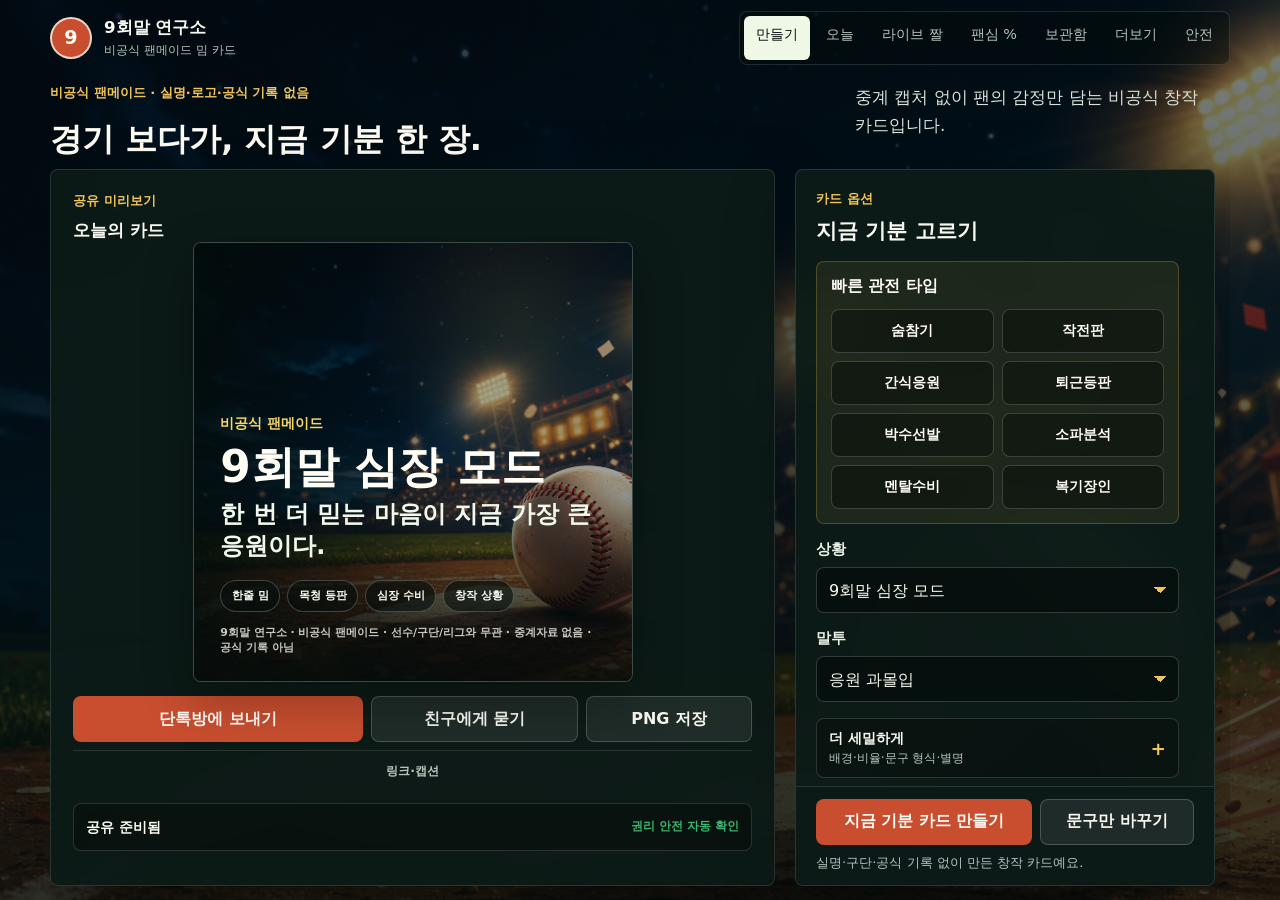
<file: index.html>
<!doctype html>
<html lang="ko">
  <head>
    <meta charset="utf-8" />
    <meta name="viewport" content="width=device-width, initial-scale=1" />
    <meta
      name="description"
      content="9회말 연구소는 실존 선수, 구단, 공식 기록 없이 야구 팬의 상황과 감정을 밈 카드로 만드는 비공식 팬메이드 서비스입니다."
    />
    <meta name="theme-color" content="#081210" />
    <meta name="referrer" content="strict-origin-when-cross-origin" />
    <meta name="apple-mobile-web-app-capable" content="yes" />
    <meta name="apple-mobile-web-app-title" content="9회말 연구소" />
    <meta property="og:url" content="https://ninth-lab.kji940428.chatgpt.site/" />
    <title>9회말 연구소</title>
    <link rel="canonical" href="https://ninth-lab.kji940428.chatgpt.site/" />
    <link rel="manifest" href="manifest.webmanifest" />
    <link rel="icon" href="assets/app-icon.svg" type="image/svg+xml" />
    <script src="time-scene.js?v=49"></script>
    <link rel="stylesheet" href="styles.css?v=49" />
  </head>
  <body>
    <div class="page-shell">
      <header class="topbar" aria-label="서비스 소개">
        <a class="brand" href="#generator" data-view-target="generator" aria-label="9회말 연구소 홈">
          <span class="brand-mark" aria-hidden="true">9</span>
          <span>
            <strong>9회말 연구소</strong>
            <small>비공식 팬메이드 밈 카드</small>
          </span>
        </a>
        <nav class="nav-links" aria-label="주요 메뉴">
          <a href="#generator" data-view-target="generator">만들기</a>
          <a href="#today" data-view-target="today">오늘</a>
          <a href="#live-jjal" data-view-target="live-jjal">라이브 짤</a>
          <a href="#reaction-pulse" data-view-target="reaction-pulse">팬심 %</a>
          <a href="#history" data-view-target="history">보관함</a>
          <a href="#more" data-view-target="more">더보기</a>
          <a href="#rules" data-view-target="rules">안전</a>
        </nav>
        <nav class="mobile-utility-nav" aria-label="추가 메뉴">
          <a href="#more" data-view-target="more">더보기</a>
          <a href="#rules" data-view-target="rules">안전</a>
        </nav>
      </header>

      <main>
        <section class="app-hero app-view is-active" id="generator" aria-labelledby="hero-title">
          <div class="hero-copy">
            <p class="eyebrow">비공식 팬메이드 · 실명·로고·공식 기록 없음</p>
            <h1 id="hero-title">경기 보다가, 지금 기분 한 장.</h1>
            <p>
              중계 캡처 없이 팬의 감정만 담는 비공식 창작 카드입니다.
            </p>
            <div class="mobile-entry-actions" aria-label="바로 시작">
              <button class="primary-action" id="mobileQuickCardBtn" type="button">
                지금 기분 카드 만들기
              </button>
            </div>
          </div>

          <div class="mobile-builder-tabs" role="tablist" aria-label="카드 제작 화면">
            <button
              class="is-active"
              id="mobilePreviewTab"
              type="button"
              role="tab"
              aria-selected="true"
              aria-controls="cardPreviewPanel"
              data-builder-pane="preview"
            >카드</button>
            <button
              id="mobileControlsTab"
              type="button"
              role="tab"
              aria-selected="false"
              aria-controls="cardForm"
              data-builder-pane="controls"
            >옵션</button>
          </div>

          <div class="builder" aria-label="밈 카드 생성기">
            <form class="control-panel" id="cardForm" data-builder-pane-panel="controls">
              <div class="control-scroll">
                <div class="section-heading">
                  <p>카드 옵션</p>
                  <h2>지금 기분 고르기</h2>
                </div>

                <div class="starter-panel" aria-label="빠른 관전 타입 8종">
                  <div>
                    <strong>빠른 관전 타입</strong>
                  </div>
                  <div class="fan-type-grid" id="fanTypeGrid">
                    <button type="button" data-fan-type="clutch" aria-label="숨참기형"><span aria-hidden="true">숨참기</span></button>
                    <button type="button" data-fan-type="dugout" aria-label="작전판형"><span aria-hidden="true">작전판</span></button>
                    <button type="button" data-fan-type="snack" aria-label="간식응원형"><span aria-hidden="true">간식응원</span></button>
                    <button type="button" data-fan-type="afterwork" aria-label="퇴근등판형"><span aria-hidden="true">퇴근등판</span></button>
                    <button type="button" data-fan-type="cheer" aria-label="박수선발형"><span aria-hidden="true">박수선발</span></button>
                    <button type="button" data-fan-type="sofa" aria-label="소파분석형"><span aria-hidden="true">소파분석</span></button>
                    <button type="button" data-fan-type="shield" aria-label="멘탈수비형"><span aria-hidden="true">멘탈수비</span></button>
                    <button type="button" data-fan-type="reviewer" aria-label="복기장인형"><span aria-hidden="true">복기장인</span></button>
                  </div>
                </div>

                <label class="field">
                  <span>상황</span>
                  <select id="scenario" name="scenario">
                  <optgroup label="경기 흐름">
                    <option value="pregame">시작 전 마음 예열</option>
                    <option value="chance">기회가 온 것 같은데</option>
                    <option value="crisis">마음 수비 시간</option>
                    <option value="bottom9" selected>9회말 심장 모드</option>
                    <option value="extra">연장전 멘탈 케어</option>
                    <option value="afterglow">끝난 뒤 복기 모드</option>
                  </optgroup>
                  <optgroup label="일상 야구">
                    <option value="commute">출근길 불펜진</option>
                    <option value="workday">퇴근 후 플레이볼</option>
                    <option value="solo">혼자 보는 날</option>
                    <option value="snack">응원 간식 타임</option>
                  </optgroup>
                  <optgroup label="변수와 작전">
                    <option value="rain">비 오는 날 야구 감성</option>
                    <option value="dugout">갑자기 명장 빙의</option>
                  </optgroup>
                  </select>
                </label>

                <label class="field">
                  <span>말투</span>
                  <select id="tone" name="tone">
                    <option value="hype">응원 과몰입</option>
                    <option value="deadpan">무표정 자조</option>
                    <option value="soft">다정한 멘탈 케어</option>
                    <option value="chaos">작전 없는 작전</option>
                  </select>
                </label>

                <details class="advanced-options">
                  <summary>
                    <span><strong>더 세밀하게</strong><small>배경·비율·문구 형식·별명</small></span>
                    <span aria-hidden="true">+</span>
                  </summary>
                  <div class="advanced-options-body">
                    <label class="field">
                      <span>문구 형식</span>
                      <select id="cardFormat" name="cardFormat">
                        <option value="classic">한줄 밈</option>
                        <option value="bulletin">단톡 속보</option>
                        <option value="status">상태창</option>
                        <option value="diary">관전 일지</option>
                      </select>
                    </label>

                    <div class="content-inventory" aria-label="콘텐츠 소스 현황">
                      <span>권리 안전 문구 덱</span>
                      <strong id="contentSourceCount">353개 소스</strong>
                      <button class="ghost-action small" id="surpriseMeBtn" type="button">랜덤 조합</button>
                    </div>

                    <fieldset class="field">
                <legend>공유 비율</legend>
                <div class="segmented" role="radiogroup" aria-label="공유 카드 비율">
                  <label>
                    <input type="radio" name="ratio" value="square" checked />
                    <span>정사각</span>
                  </label>
                  <label>
                    <input type="radio" name="ratio" value="story" />
                    <span>스토리</span>
                  </label>
                  <label>
                    <input type="radio" name="ratio" value="wide" />
                    <span>가로형</span>
                  </label>
                </div>
                    </fieldset>

                    <fieldset class="field background-field">
                <legend>카드 배경</legend>
                <div class="background-swatches" role="radiogroup" aria-label="카드 배경">
                  <label>
                    <input type="radio" name="background" value="stadium" checked />
                    <span class="background-swatch swatch-stadium">시간 자동</span>
                  </label>
                  <label>
                    <input type="radio" name="background" value="clay" />
                    <span class="background-swatch swatch-clay">흙먼지</span>
                  </label>
                  <label>
                    <input type="radio" name="background" value="rain" />
                    <span class="background-swatch swatch-rain">우천</span>
                  </label>
                  <label>
                    <input type="radio" name="background" value="dugout" />
                    <span class="background-swatch swatch-dugout">더그아웃</span>
                  </label>
                  <label>
                    <input type="radio" name="background" value="neon" />
                    <span class="background-swatch swatch-neon">네온</span>
                  </label>
                </div>
                    </fieldset>

                    <label class="field slider-field">
                      <span>과몰입 수치 <strong id="energyLabel">4</strong></span>
                      <input id="energy" name="energy" type="range" min="1" max="5" value="4" />
                    </label>

                    <label class="field">
                      <span>내 별명 <small>선택, 실명·구단명 제외</small></span>
                      <input
                        id="nickname"
                        name="nickname"
                        maxlength="12"
                        autocomplete="off"
                        placeholder="예: 응원석 3열"
                      />
                    </label>
                  </div>
                </details>
              </div>

              <div class="control-footer">
                <div class="button-row create-actions">
                  <button class="primary-action" id="generateBtn" type="button">지금 기분 카드 만들기</button>
                  <button class="ghost-action" id="rerollBtn" type="button">문구만 바꾸기</button>
                </div>
                <p class="form-note" id="safetyMessage">
                  실명·구단·공식 기록 없이 만든 창작 카드예요.
                </p>
              </div>
            </form>

            <section
              class="preview-panel is-mobile-active"
              id="cardPreviewPanel"
              data-builder-pane-panel="preview"
              aria-labelledby="preview-title"
            >
              <div class="section-heading compact">
                <p>공유 미리보기</p>
                <h2 id="preview-title">오늘의 카드</h2>
              </div>
              <div class="card-stage">
                <article class="share-card is-square bg-stadium" id="shareCard">
                  <img src="assets/stadium-night.png" data-time-stadium-image alt="" aria-hidden="true" />
                  <div class="card-backdrop" aria-hidden="true"></div>
                  <div class="card-overlay">
                    <p class="card-kicker" id="cardKicker">비공식 팬메이드</p>
                    <h3 id="cardTitle">9회말 심장 모드</h3>
                    <p id="cardPhrase">오늘 내 심장은 전광판보다 먼저 뛰었다.</p>
                    <div class="card-tags" id="cardTags">
                      <span>창작 상황</span>
                      <span>공식 기록 아님</span>
                    </div>
                    <p class="card-footer" id="cardFooter">9회말 연구소 · Unofficial fan-made</p>
                  </div>
                </article>
              </div>
              <div class="preview-actions" aria-label="미리보기 공유 동작">
                <button class="primary-action small" id="previewShareBtn" type="button">단톡방에 보내기</button>
                <button class="ghost-action small" id="previewRelayBtn" type="button">친구에게 묻기</button>
                <button class="ghost-action small" id="previewDownloadBtn" type="button">PNG 저장</button>
                <details class="preview-more">
                  <summary>링크·캡션</summary>
                  <div class="preview-more-actions">
                    <button class="ghost-action small" id="previewCopyLinkBtn" type="button">카드 링크 복사</button>
                    <button class="ghost-action small" id="previewCaptionBtn" type="button">게시글 캡션 복사</button>
                  </div>
                </details>
              </div>
              <div class="share-ready" aria-label="공유 안전 점검">
                <span>비공식 고지 포함</span>
                <span>공식 기록 아님</span>
                <span>실명·로고 미사용</span>
              </div>
              <details class="safe-check" id="safeCheck">
                <summary><strong id="safeCheckTitle">공유 준비됨</strong><span id="safeCheckMeta">권리 안전 자동 확인</span></summary>
                <ul id="safeCheckList"></ul>
              </details>
            </section>
          </div>
        </section>

        <section class="content-band daily-band app-view" id="today" aria-labelledby="today-title" hidden>
          <div class="daily-layout">
            <div class="section-heading">
              <p>오늘의 덕아웃</p>
              <h2 id="today-title">하루마다 바뀌는 야구 감정</h2>
            </div>
            <article class="daily-card">
              <p class="daily-date" id="dailyDate">오늘</p>
              <strong id="dailyMoodTitle">경기 전 설렘</strong>
              <p id="dailyMoodCopy">오늘도 마음 출석.</p>
              <div class="daily-chips" id="dailyMoodChips"></div>
              <div class="mission-box" aria-label="오늘의 덕아웃 출석">
                <span id="attendanceStatus">덕아웃 출석 준비 중</span>
                <div class="mission-choice" role="radiogroup" aria-label="오늘 야구 기분">
                  <button class="is-selected" type="button" role="radio" aria-checked="true" data-mission="before">경기 전</button>
                  <button type="button" role="radio" aria-checked="false" tabindex="-1" data-mission="during">보는 중</button>
                  <button type="button" role="radio" aria-checked="false" tabindex="-1" data-mission="after">끝난 뒤</button>
                </div>
                <button class="ghost-action small" id="dailyCheckInBtn" type="button">
                  출석 카드 만들기
                </button>
              </div>
              <button class="primary-action small" id="dailyApplyBtn" type="button">
                오늘 기분으로 만들기
              </button>
              <div class="challenge-box" aria-label="오늘의 1장 챌린지">
                <span id="challengeStatus">오늘의 1장 챌린지 준비 중</span>
                <div class="challenge-meter" aria-hidden="true">
                  <span id="challengeMeter"></span>
                </div>
                <small id="challengeHint">카드를 만들면 이 브라우저에만 진행도가 남습니다.</small>
                <button class="ghost-action small" id="challengeRecapBtn" type="button">결산 0/3</button>
              </div>
            </article>
            <div class="daily-list" aria-label="오늘의 팬 콘텐츠">
              <article>
                <h3>오늘의 한 줄</h3>
                <p id="dailyPrompt">공 하나에 하루 기분이 바뀐 순간을 짧게 남기기.</p>
                <button class="ghost-action small daily-card-action" type="button" data-daily-card="prompt">
                  카드로 만들기
                </button>
              </article>
              <article>
                <h3>단톡방 질문</h3>
                <p id="dailyQuestion">오늘 내 응원 에너지는 몇 회까지 버틸까?</p>
                <button class="ghost-action small daily-card-action" type="button" data-daily-card="question">
                  질문 카드
                </button>
              </article>
              <article>
                <h3>안전 해시태그</h3>
                <p id="dailyHash">#비공식팬메이드 #창작상황 #공식기록아님</p>
                <button class="ghost-action small daily-card-action" type="button" data-daily-card="safe">
                  안전 카드
                </button>
              </article>
            </div>
          </div>
        </section>

        <section class="content-band live-band app-view" id="live-jjal" aria-labelledby="live-title" hidden>
          <div class="section-heading">
            <p>커뮤니티 반응용</p>
            <h2 id="live-title">라이브 짤판</h2>
          </div>
          <div class="live-tool">
            <div class="live-copy">
              <p>
                경기 보면서 바로 올릴 수 있는 짧은 이미지 짤입니다. 실제 중계 화면,
                선수 사진, 구단 로고는 쓰지 않습니다.
              </p>
              <div class="live-actions">
                <button class="primary-action small" id="applyJjalBtn" type="button">
                  짤 카드 만들기
                </button>
                <button class="ghost-action small" id="copyJjalBtn" type="button">
                  문구 복사
                </button>
              </div>
            </div>

            <div class="jjal-board" aria-label="라이브 짤 문구 선택">
              <label class="field">
                <span>짤 분위기</span>
                <select id="jjalMood">
                  <option value="pregame">경기 전 설렘</option>
                  <option value="chance">찬스 감지</option>
                  <option value="danger">위기 관리</option>
                  <option value="shift">흐름 전환</option>
                  <option value="clutch">숨참기 모드</option>
                  <option value="almost">넘어간 줄 알았는데</option>
                  <option value="defense">수비가 살렸다</option>
                  <option value="walk">산책 출루</option>
                  <option value="review">마음속 판독 중</option>
                  <option value="weather">하늘도 야구 봄</option>
                  <option value="afterglow">경기 후 여운</option>
                </select>
              </label>

              <label class="field">
                <span>직접 문구 <small>선택, 34자 이내</small></span>
                <input
                  id="jjalCustom"
                  maxlength="34"
                  autocomplete="off"
                  placeholder="예: 방금 내 심장만 홈까지 뜀"
                />
              </label>

              <div class="quick-grid" id="quickJjalGrid" aria-label="빠른 짤 버튼"></div>
              <button class="ghost-action small quick-jjal-toggle" id="quickJjalToggleBtn" type="button">
                빠른 짤 전체 보기
              </button>
            </div>
          </div>
        </section>

        <section class="content-band pulse-band app-view" id="reaction-pulse" aria-labelledby="pulse-title" hidden>
          <div class="pulse-header">
            <div class="section-heading">
              <p>저작권 안전한 라이브 온도</p>
              <h2 id="pulse-title">내 팬심 샘플 %</h2>
            </div>
            <p id="pulseLeader" class="pulse-leader">지금은 숨참기 모드가 가장 큽니다.</p>
          </div>
          <div class="pulse-layout">
            <div>
              <p class="pulse-copy">
                공식 경기 데이터가 아니라, 이 브라우저의 반응 선택과 베이스 샘플로 만든 감정 분포입니다.
                공식 집계, 순위, 경기 기록이 아니며 캡처 없이도 “다들 지금 무슨 기분인지”를
                공유할 수 있게 보여줍니다.
              </p>
              <div class="pulse-actions" aria-label="내 반응 더하기">
                <button class="pulse-vote" type="button" data-mood="clutch">숨참기</button>
                <button class="pulse-vote" type="button" data-mood="almost">아깝다</button>
                <button class="pulse-vote" type="button" data-mood="defense">수비 박수</button>
                <button class="pulse-vote" type="button" data-mood="review">판독 대기</button>
              </div>
              <div class="relay-box" id="relayBox">
                <strong id="relayPrompt">단톡방 반응 릴레이</strong>
                <p class="relay-status" id="relayStatus" hidden>
                  받은 질문에 답장 중입니다. 위 반응 버튼 하나를 누르면 카드가 만들어집니다.
                </p>
                <label class="field">
                  <span>질문 템플릿</span>
                  <select id="relayQuestion">
                    <option value="temperature">지금 우리 단톡방 온도는?</option>
                    <option value="onepick">지금 제일 가까운 반응은?</option>
                    <option value="after">끝나고 남은 감정은?</option>
                  </select>
                </label>
                <div class="relay-actions">
                  <button class="ghost-action small" id="copyRelayLinkBtn" type="button">
                    친구에게 묻기
                  </button>
                  <button class="ghost-action small" id="makePollCardBtn" type="button">
                    질문 카드
                  </button>
                </div>
                <p id="relayHint">서버 없는 릴레이입니다. 답변은 이 브라우저에만 남습니다.</p>
              </div>
            </div>
            <div class="pulse-list" id="reactionPulseList" aria-live="polite"></div>
            <button class="ghost-action small pulse-toggle" id="pulseToggleBtn" type="button">
              전체 보기
            </button>
          </div>
          <p class="pulse-note">
            베타 표기: 현재 수치는 개인정보를 모으지 않는 로컬 MVP용 감정 샘플이며 공식 데이터가 아닙니다.
          </p>
        </section>

        <section class="content-band history-band app-view" id="history" aria-labelledby="history-title" hidden>
          <div class="history-header">
            <div class="section-heading">
              <p>경기 중 다시 쓰기</p>
              <h2 id="history-title">최근 만든 카드 보관함</h2>
            </div>
            <div class="history-tools">
              <button class="ghost-action small" id="timelineBtn" type="button">
                3컷 타임라인
              </button>
              <button class="ghost-action small" id="weeklyRecapBtn" type="button">
                주간 결산
              </button>
              <button class="ghost-action small" id="clearHistoryBtn" type="button">비우기</button>
            </div>
          </div>
          <p class="history-copy">
            이 브라우저에만 최근 카드가 저장됩니다. 로그인, 실명, 공식 경기 데이터 없이
            방금 만든 반응을 다시 불러오거나 문구만 복사할 수 있습니다.
          </p>
          <div class="history-list" id="cardHistoryList" aria-live="polite"></div>
          <button class="ghost-action small history-toggle" id="historyToggleBtn" type="button">
            전체 보기
          </button>
        </section>

        <section class="content-band more-band app-view" id="more" aria-labelledby="more-title" hidden>
          <div class="section-heading">
            <p>필요할 때만 열기</p>
            <h2 id="more-title">보너스 놀이와 웹앱 도구</h2>
          </div>
          <div class="utility-accordion">
            <details class="utility-details" id="lineup">
              <summary>
                <span><strong>내 인생 타순</strong><small>하루 루틴으로 만드는 번외 놀이</small></span>
                <span aria-hidden="true">+</span>
              </summary>
              <div class="utility-body lineup-tool">
                <div class="lineup-copy">
                  <p>
                    선수 대신 하루 루틴을 타순에 올립니다. 공개 카드에는 실제 이름 없이
                    생활감만 남깁니다.
                  </p>
                  <button class="primary-action small" id="lineupBtn" type="button">
                    오늘의 타순 섞기
                  </button>
                </div>
                <ol class="lineup-list" id="lineupList" aria-live="polite"></ol>
              </div>
            </details>

            <details class="utility-details install-band" id="install">
              <summary>
                <span><strong>웹앱으로 쓰기</strong><small>홈 화면 추가와 오프라인 준비</small></span>
                <span aria-hidden="true">+</span>
              </summary>
              <div class="utility-body">
                <div class="install-layout">
                  <article>
                    <h3>링크 공유</h3>
                    <p>카드 상태를 링크에 담아 친구가 같은 카드에서 이어볼 수 있습니다.</p>
                  </article>
                  <article>
                    <h3>모바일 탭</h3>
                    <p>핵심 화면 다섯 곳을 엄지손가락 동선으로 바로 오갑니다.</p>
                  </article>
                  <article>
                    <h3>오프라인 준비</h3>
                    <p>한 번 연 기본 화면과 이미지 자산을 다음 방문에 다시 불러옵니다.</p>
                  </article>
                </div>
                <div class="install-actions">
                  <button class="primary-action small" id="installAppBtn" type="button">
                    홈 화면에 추가
                  </button>
                  <p id="installStatus">지원 브라우저에서는 앱처럼 설치할 수 있습니다.</p>
                </div>
              </div>
            </details>

            <details class="utility-details launch-band" id="launch">
              <summary>
                <span><strong>베타 운영 도구</strong><small>초대 문구와 공개 체크리스트</small></span>
                <span aria-hidden="true">+</span>
              </summary>
              <div class="utility-body">
                <div class="launch-grid" aria-label="런칭 준비 상태">
                  <article>
                    <span class="launch-status">완료</span>
                    <h3>정적 웹 MVP</h3>
                    <p>카드 생성, 저장, 공유, 피드백 복사까지 서버 없이 동작합니다.</p>
                  </article>
                  <article>
                    <span class="launch-status">완료</span>
                    <h3>권리 보호선</h3>
                    <p>실명, 로고, 중계자료, 공식 기록으로 보일 수 있는 표현을 막습니다.</p>
                  </article>
                  <article>
                    <span class="launch-status">완료</span>
                    <h3>GPT Sites 대표 배포</h3>
                    <p>GPT Sites를 대표 링크로 운영하고 GitHub Pages는 공개 백업으로 유지합니다.</p>
                  </article>
                </div>
                <div class="launch-tool" aria-labelledby="invite-title">
                  <div>
                    <h3 id="invite-title">베타 초대 문구</h3>
                    <p id="invitePreview" class="invite-preview" aria-live="polite"></p>
                  </div>
                  <label class="field">
                    <span>초대 톤</span>
                    <select id="inviteTone">
                      <option value="casual">친구 단톡방</option>
                      <option value="community">커뮤니티 글</option>
                      <option value="tester">테스터 모집</option>
                    </select>
                  </label>
                  <div class="launch-actions">
                    <button class="primary-action small" id="copyInviteBtn" type="button">
                      초대 문구 복사
                    </button>
                    <button class="ghost-action small" id="copyLaunchChecklistBtn" type="button">
                      체크리스트 복사
                    </button>
                  </div>
                </div>
              </div>
            </details>
          </div>
        </section>

        <section class="content-band rules-band app-view" id="rules" aria-labelledby="rules-title" hidden>
          <div class="section-heading">
            <p>서비스 경계</p>
            <h2 id="rules-title">안전하게 놀기 위한 약속</h2>
          </div>
          <div class="rules-grid">
            <article>
              <h3>사용하지 않아요</h3>
              <p>실존 선수명, 구단명, 로고, 유니폼, 공식 경기 기록, 중계 캡처.</p>
            </article>
            <article>
              <h3>만들어도 좋아요</h3>
              <p>가상 상황, 팬의 감정, 응원 문구, 일상 타순, 야구 규칙에서 온 은유.</p>
            </article>
            <article>
              <h3>공유 전 확인</h3>
              <p>상대 팬덤·선수·심판을 공격하는 말, 부상·사생활 추측, 욕설은 피해주세요.</p>
            </article>
          </div>
          <details class="settings-details">
            <summary>
              <span><strong>베타·데이터 도구</strong><small>검토 문구, 피드백, 로컬 데이터 관리</small></span>
              <span aria-hidden="true">+</span>
            </summary>
            <div class="ops-stack">
              <div class="report-panel" aria-labelledby="report-title">
            <div>
              <h3 id="report-title">권리·안전 검토 요청</h3>
              <p>
                공개 서버로 전송하지 않습니다. 우려 내용을 정리한 문구만 만들어 복사합니다.
              </p>
            </div>
            <label class="field">
              <span>검토 유형</span>
              <select id="reportType">
                <option value="rights">권리물처럼 보임</option>
                <option value="privacy">실명·사생활 우려</option>
                <option value="abuse">비방·혐오 표현 우려</option>
                <option value="official">공식 서비스로 오해될 수 있음</option>
              </select>
            </label>
            <label class="field">
              <span>메모 <small>선택, 실명·구단명 없이 상황만</small></span>
              <textarea id="reportNote" maxlength="120" placeholder="예: 중계 캡처처럼 보이는 문구가 걱정됩니다."></textarea>
            </label>
            <button class="ghost-action small" id="copyReportBtn" type="button">
              검토 문구 복사
            </button>
              </div>
              <div class="feedback-panel" aria-labelledby="feedback-title">
            <div>
              <h3 id="feedback-title">베타 피드백</h3>
              <p>
                공개 서버로 전송하지 않고 사용성 의견을 전달할 문구만 만듭니다.
              </p>
            </div>
            <label class="field">
              <span>피드백 유형</span>
              <select id="feedbackType">
                <option value="share">공유가 불편함</option>
                <option value="content">문구가 더 필요함</option>
                <option value="mobile">모바일 사용성</option>
                <option value="idea">새 기능 제안</option>
              </select>
            </label>
            <label class="field">
              <span>의견 <small>선택, 개인정보 제외</small></span>
              <textarea id="feedbackNote" maxlength="160" placeholder="예: 캡션 복사 후 바로 PNG 저장까지 이어지면 좋겠습니다."></textarea>
            </label>
            <button class="ghost-action small" id="copyFeedbackBtn" type="button">
              피드백 문구 복사
            </button>
              </div>
              <div class="data-panel" aria-labelledby="data-title">
            <div>
              <h3 id="data-title">내 활동 요약</h3>
              <p>생성·공유 횟수 같은 정수 카운터만 이 브라우저에 저장하며 서버로 보내지 않습니다.</p>
            </div>
            <div class="data-stats" id="dataStats" aria-live="polite"></div>
            <div class="data-actions">
              <button class="ghost-action small" id="copyBetaReportBtn" type="button">
                활동 요약 복사
              </button>
              <button class="ghost-action small danger-action" id="clearLocalDataBtn" type="button">
                로컬 데이터 지우기
              </button>
            </div>
              </div>
            </div>
          </details>
          <p class="legal-note">
            본 서비스는 비공식 팬 서비스이며, 특정 리그·구단·선수와 제휴하거나
            보증받지 않았습니다. 앱 내 팀, 선수, 경기, 기록은 모두 창작·가상 콘텐츠입니다.
          </p>
          <div class="legal-links" aria-label="법적 안내">
            <a href="legal/privacy.html">개인정보 안내</a>
            <a href="legal/terms.html">이용·권리 기준</a>
            <a
              href="https://github.com/KIM-JONGIK/ninth-lab/issues/new?template=rights-removal.yml"
              target="_blank"
              rel="noreferrer"
            >권리·삭제 요청</a>
          </div>
        </section>
      </main>
    </div>

    <nav class="app-tabbar" aria-label="빠른 탭">
      <a href="#generator" data-view-target="generator">만들기</a>
      <a href="#live-jjal" data-view-target="live-jjal">라이브</a>
      <a href="#reaction-pulse" data-view-target="reaction-pulse">팬심</a>
      <a href="#history" data-view-target="history">보관함</a>
      <a href="#today" data-view-target="today">오늘</a>
    </nav>

    <div class="toast" id="toast" role="status" aria-live="polite"></div>

    <script src="app.js?v=49"></script>
  </body>
</html>
</file>
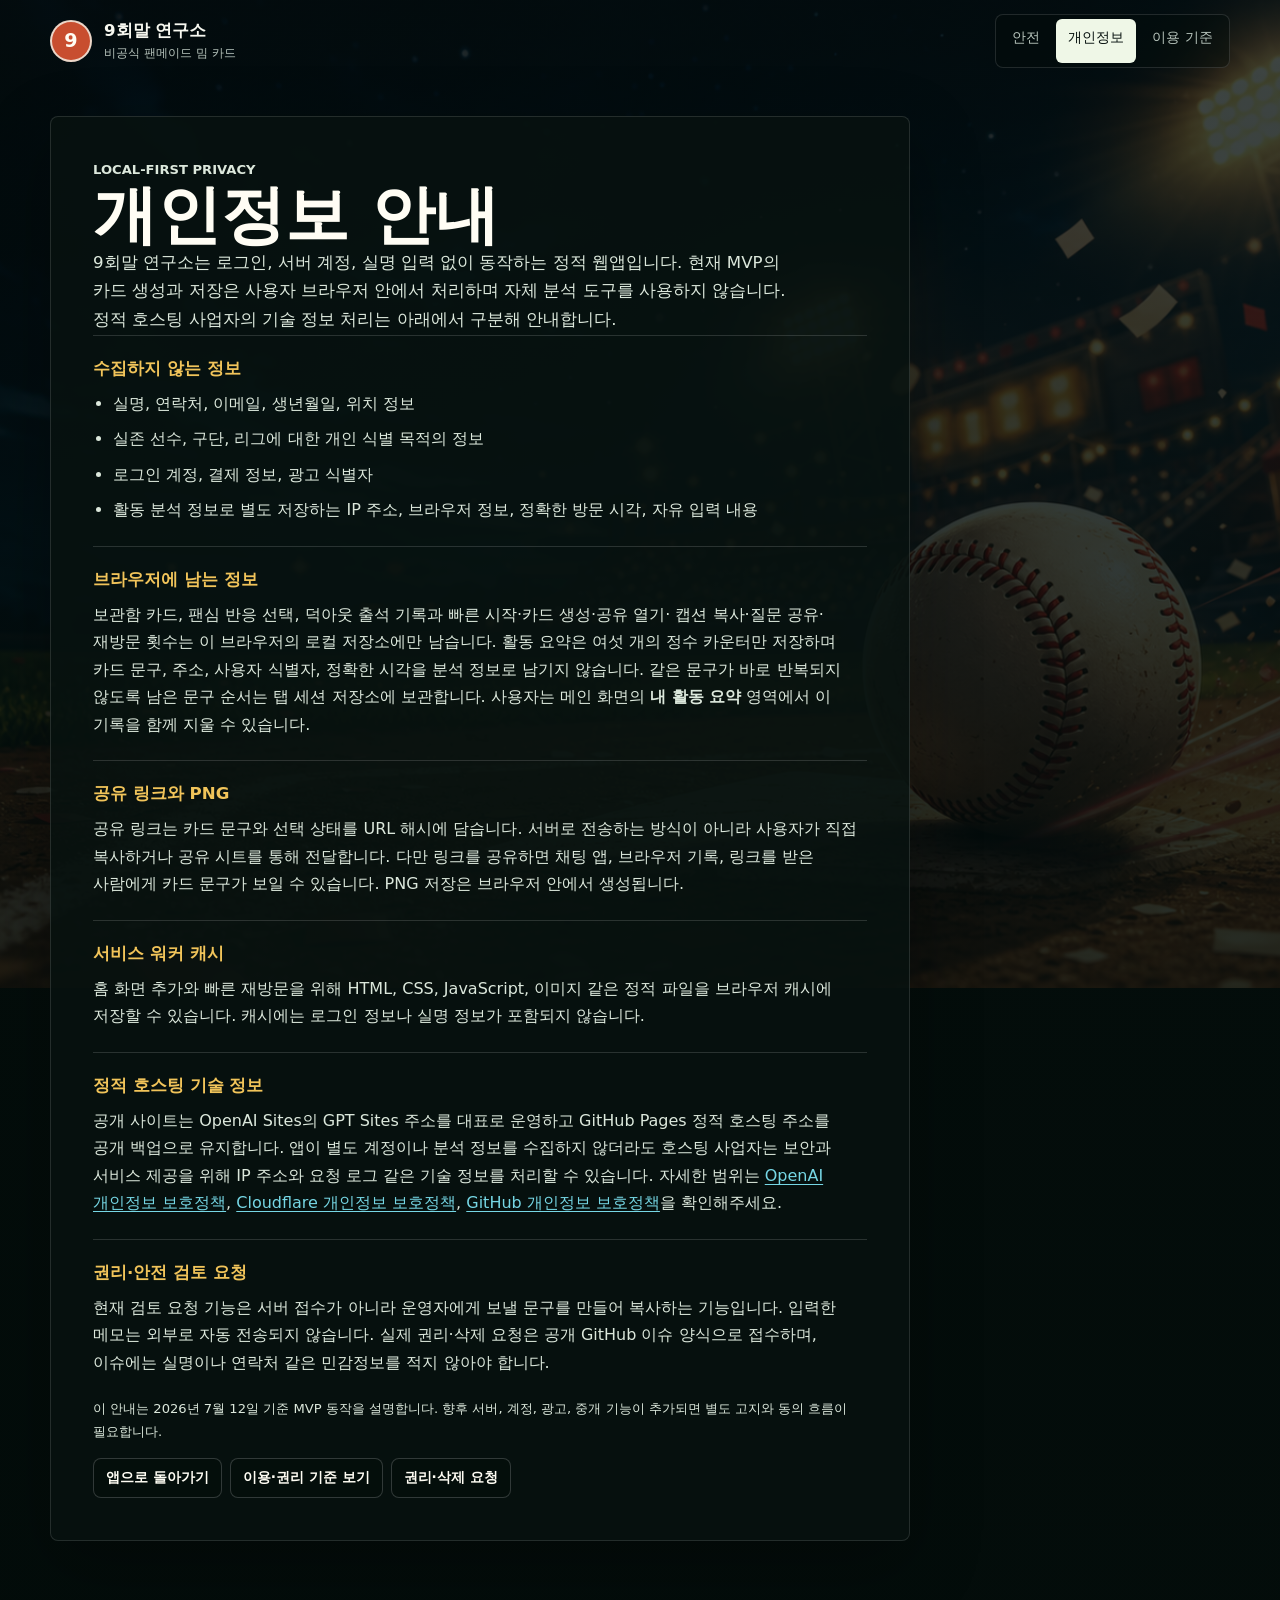
<file: legal/privacy.html>
<!doctype html>
<html lang="ko">
  <head>
    <meta charset="utf-8" />
    <meta name="viewport" content="width=device-width, initial-scale=1" />
    <meta
      name="description"
      content="9회말 연구소의 개인정보 안내입니다. 로그인, 서버 계정, 실명 수집 없이 브라우저 안에서 동작하는 비공식 팬메이드 웹앱입니다."
    />
    <meta name="theme-color" content="#081210" />
    <meta name="referrer" content="strict-origin-when-cross-origin" />
    <title>개인정보 안내 | 9회말 연구소</title>
    <link rel="manifest" href="../manifest.webmanifest" />
    <link rel="icon" href="../assets/app-icon.svg" type="image/svg+xml" />
    <script src="../time-scene.js?v=49"></script>
    <link rel="stylesheet" href="../styles.css?v=49" />
  </head>
  <body class="legal-page">
    <div class="page-shell legal-shell">
      <header class="topbar" aria-label="서비스 안내">
        <a class="brand" href="../index.html#generator" aria-label="9회말 연구소 홈">
          <span class="brand-mark" aria-hidden="true">9</span>
          <span>
            <strong>9회말 연구소</strong>
            <small>비공식 팬메이드 밈 카드</small>
          </span>
        </a>
        <nav class="nav-links legal-nav" aria-label="문서 메뉴">
          <a href="../index.html#rules">안전</a>
          <a href="privacy.html" aria-current="page">개인정보</a>
          <a href="terms.html">이용 기준</a>
        </nav>
      </header>

      <main class="legal-document" aria-labelledby="privacy-title">
        <p class="eyebrow">Local-first privacy</p>
        <h1 id="privacy-title">개인정보 안내</h1>
        <p class="legal-lead">
          9회말 연구소는 로그인, 서버 계정, 실명 입력 없이 동작하는 정적 웹앱입니다.
          현재 MVP의 카드 생성과 저장은 사용자 브라우저 안에서 처리하며 자체 분석 도구를
          사용하지 않습니다. 정적 호스팅 사업자의 기술 정보 처리는 아래에서 구분해 안내합니다.
        </p>

        <section aria-labelledby="privacy-collected">
          <h2 id="privacy-collected">수집하지 않는 정보</h2>
          <ul>
            <li>실명, 연락처, 이메일, 생년월일, 위치 정보</li>
            <li>실존 선수, 구단, 리그에 대한 개인 식별 목적의 정보</li>
            <li>로그인 계정, 결제 정보, 광고 식별자</li>
            <li>활동 분석 정보로 별도 저장하는 IP 주소, 브라우저 정보, 정확한 방문 시각, 자유 입력 내용</li>
          </ul>
        </section>

        <section aria-labelledby="privacy-local">
          <h2 id="privacy-local">브라우저에 남는 정보</h2>
          <p>
            보관함 카드, 팬심 반응 선택, 덕아웃 출석 기록과 빠른 시작·카드 생성·공유 열기·
            캡션 복사·질문 공유·재방문 횟수는 이 브라우저의 로컬 저장소에만 남습니다. 활동
            요약은 여섯 개의 정수 카운터만 저장하며 카드 문구, 주소, 사용자 식별자, 정확한
            시각을 분석 정보로 남기지 않습니다. 같은 문구가 바로 반복되지 않도록 남은 문구
            순서는 탭 세션 저장소에 보관합니다. 사용자는 메인 화면의 <strong>내 활동 요약</strong>
            영역에서 이 기록을 함께 지울 수 있습니다.
          </p>
        </section>

        <section aria-labelledby="privacy-share">
          <h2 id="privacy-share">공유 링크와 PNG</h2>
          <p>
            공유 링크는 카드 문구와 선택 상태를 URL 해시에 담습니다. 서버로 전송하는 방식이
            아니라 사용자가 직접 복사하거나 공유 시트를 통해 전달합니다. 다만 링크를 공유하면
            채팅 앱, 브라우저 기록, 링크를 받은 사람에게 카드 문구가 보일 수 있습니다. PNG 저장은
            브라우저 안에서 생성됩니다.
          </p>
        </section>

        <section aria-labelledby="privacy-cache">
          <h2 id="privacy-cache">서비스 워커 캐시</h2>
          <p>
            홈 화면 추가와 빠른 재방문을 위해 HTML, CSS, JavaScript, 이미지 같은 정적 파일을
            브라우저 캐시에 저장할 수 있습니다. 캐시에는 로그인 정보나 실명 정보가 포함되지
            않습니다.
          </p>
        </section>

        <section aria-labelledby="privacy-hosting">
          <h2 id="privacy-hosting">정적 호스팅 기술 정보</h2>
          <p>
            공개 사이트는 OpenAI Sites의 GPT Sites 주소를 대표로 운영하고 GitHub Pages 정적
            호스팅 주소를 공개 백업으로 유지합니다. 앱이
            별도 계정이나 분석 정보를 수집하지 않더라도 호스팅 사업자는 보안과 서비스 제공을 위해
            IP 주소와 요청 로그 같은 기술 정보를 처리할 수 있습니다. 자세한 범위는
            <a href="https://openai.com/policies/privacy-policy/" target="_blank" rel="noreferrer">OpenAI 개인정보 보호정책</a>,
            <a href="https://www.cloudflare.com/privacypolicy/" target="_blank" rel="noreferrer">Cloudflare 개인정보 보호정책</a>,
            <a href="https://docs.github.com/en/site-policy/privacy-policies/github-general-privacy-statement" target="_blank" rel="noreferrer">GitHub 개인정보 보호정책</a>을
            확인해주세요.
          </p>
        </section>

        <section aria-labelledby="privacy-report">
          <h2 id="privacy-report">권리·안전 검토 요청</h2>
          <p>
            현재 검토 요청 기능은 서버 접수가 아니라 운영자에게 보낼 문구를 만들어 복사하는
            기능입니다. 입력한 메모는 외부로 자동 전송되지 않습니다. 실제 권리·삭제 요청은
            공개 GitHub 이슈 양식으로 접수하며, 이슈에는 실명이나 연락처 같은 민감정보를 적지
            않아야 합니다.
          </p>
        </section>

        <p class="legal-note">
          이 안내는 2026년 7월 12일 기준 MVP 동작을 설명합니다. 향후 서버, 계정, 광고,
          중개 기능이 추가되면 별도 고지와 동의 흐름이 필요합니다.
        </p>
        <div class="legal-links">
          <a href="../index.html#generator">앱으로 돌아가기</a>
          <a href="terms.html">이용·권리 기준 보기</a>
          <a
            href="https://github.com/KIM-JONGIK/ninth-lab/issues/new?template=rights-removal.yml"
            target="_blank"
            rel="noreferrer"
          >권리·삭제 요청</a>
        </div>
      </main>
    </div>
  </body>
</html>
</file>
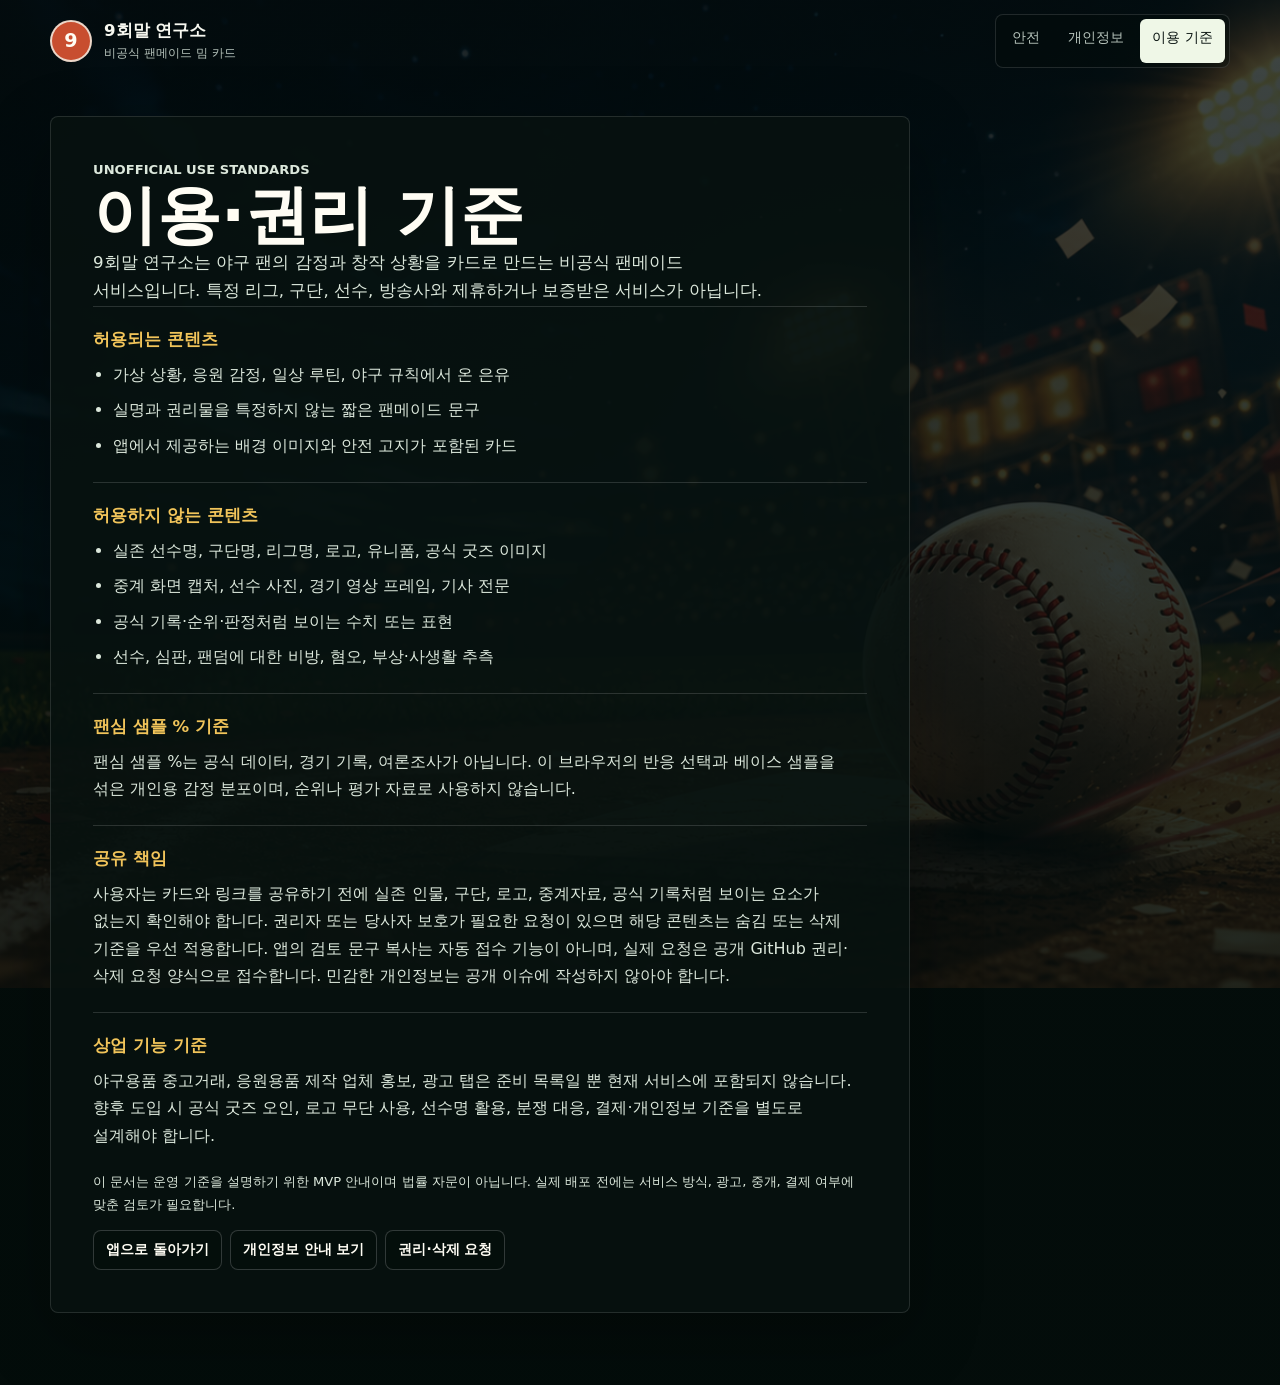
<file: legal/terms.html>
<!doctype html>
<html lang="ko">
  <head>
    <meta charset="utf-8" />
    <meta name="viewport" content="width=device-width, initial-scale=1" />
    <meta
      name="description"
      content="9회말 연구소의 이용·권리 기준입니다. 비공식 팬메이드 서비스로 실존 선수, 구단, 로고, 중계자료, 공식 기록을 사용하지 않습니다."
    />
    <meta name="theme-color" content="#081210" />
    <meta name="referrer" content="strict-origin-when-cross-origin" />
    <title>이용·권리 기준 | 9회말 연구소</title>
    <link rel="manifest" href="../manifest.webmanifest" />
    <link rel="icon" href="../assets/app-icon.svg" type="image/svg+xml" />
    <script src="../time-scene.js?v=49"></script>
    <link rel="stylesheet" href="../styles.css?v=49" />
  </head>
  <body class="legal-page">
    <div class="page-shell legal-shell">
      <header class="topbar" aria-label="서비스 안내">
        <a class="brand" href="../index.html#generator" aria-label="9회말 연구소 홈">
          <span class="brand-mark" aria-hidden="true">9</span>
          <span>
            <strong>9회말 연구소</strong>
            <small>비공식 팬메이드 밈 카드</small>
          </span>
        </a>
        <nav class="nav-links legal-nav" aria-label="문서 메뉴">
          <a href="../index.html#rules">안전</a>
          <a href="privacy.html">개인정보</a>
          <a href="terms.html" aria-current="page">이용 기준</a>
        </nav>
      </header>

      <main class="legal-document" aria-labelledby="terms-title">
        <p class="eyebrow">Unofficial use standards</p>
        <h1 id="terms-title">이용·권리 기준</h1>
        <p class="legal-lead">
          9회말 연구소는 야구 팬의 감정과 창작 상황을 카드로 만드는 비공식 팬메이드
          서비스입니다. 특정 리그, 구단, 선수, 방송사와 제휴하거나 보증받은 서비스가 아닙니다.
        </p>

        <section aria-labelledby="terms-allowed">
          <h2 id="terms-allowed">허용되는 콘텐츠</h2>
          <ul>
            <li>가상 상황, 응원 감정, 일상 루틴, 야구 규칙에서 온 은유</li>
            <li>실명과 권리물을 특정하지 않는 짧은 팬메이드 문구</li>
            <li>앱에서 제공하는 배경 이미지와 안전 고지가 포함된 카드</li>
          </ul>
        </section>

        <section aria-labelledby="terms-banned">
          <h2 id="terms-banned">허용하지 않는 콘텐츠</h2>
          <ul>
            <li>실존 선수명, 구단명, 리그명, 로고, 유니폼, 공식 굿즈 이미지</li>
            <li>중계 화면 캡처, 선수 사진, 경기 영상 프레임, 기사 전문</li>
            <li>공식 기록·순위·판정처럼 보이는 수치 또는 표현</li>
            <li>선수, 심판, 팬덤에 대한 비방, 혐오, 부상·사생활 추측</li>
          </ul>
        </section>

        <section aria-labelledby="terms-pulse">
          <h2 id="terms-pulse">팬심 샘플 % 기준</h2>
          <p>
            팬심 샘플 %는 공식 데이터, 경기 기록, 여론조사가 아닙니다. 이 브라우저의 반응 선택과
            베이스 샘플을 섞은 개인용 감정 분포이며, 순위나 평가 자료로 사용하지 않습니다.
          </p>
        </section>

        <section aria-labelledby="terms-share">
          <h2 id="terms-share">공유 책임</h2>
          <p>
            사용자는 카드와 링크를 공유하기 전에 실존 인물, 구단, 로고, 중계자료, 공식 기록처럼
            보이는 요소가 없는지 확인해야 합니다. 권리자 또는 당사자 보호가 필요한 요청이 있으면
            해당 콘텐츠는 숨김 또는 삭제 기준을 우선 적용합니다. 앱의 검토 문구 복사는 자동 접수
            기능이 아니며, 실제 요청은 공개 GitHub 권리·삭제 요청 양식으로 접수합니다. 민감한
            개인정보는 공개 이슈에 작성하지 않아야 합니다.
          </p>
        </section>

        <section aria-labelledby="terms-commerce">
          <h2 id="terms-commerce">상업 기능 기준</h2>
          <p>
            야구용품 중고거래, 응원용품 제작 업체 홍보, 광고 탭은 준비 목록일 뿐 현재 서비스에
            포함되지 않습니다. 향후 도입 시 공식 굿즈 오인, 로고 무단 사용, 선수명 활용,
            분쟁 대응, 결제·개인정보 기준을 별도로 설계해야 합니다.
          </p>
        </section>

        <p class="legal-note">
          이 문서는 운영 기준을 설명하기 위한 MVP 안내이며 법률 자문이 아닙니다. 실제 배포 전에는
          서비스 방식, 광고, 중개, 결제 여부에 맞춘 검토가 필요합니다.
        </p>
        <div class="legal-links">
          <a href="../index.html#generator">앱으로 돌아가기</a>
          <a href="privacy.html">개인정보 안내 보기</a>
          <a
            href="https://github.com/KIM-JONGIK/ninth-lab/issues/new?template=rights-removal.yml"
            target="_blank"
            rel="noreferrer"
          >권리·삭제 요청</a>
        </div>
      </main>
    </div>
  </body>
</html>
</file>
<file: styles.css>
:root {
  color-scheme: dark;
  --bg: #07110f;
  --panel: rgba(12, 27, 24, 0.95);
  --panel-strong: #122622;
  --line: rgba(255, 255, 255, 0.12);
  --text: #f7f8f0;
  --muted: #b7c4bc;
  --green: #3fb56f;
  --clay: #c84e2f;
  --gold: #f1c45a;
  --sky: #76d7e5;
  --ink: #07110f;
  --shadow: 0 24px 70px rgba(0, 0, 0, 0.32);
  --stadium-scene: url("assets/stadium-night.png");
  --stadium-shade: linear-gradient(rgba(3, 12, 10, 0.52), rgba(3, 12, 10, 0.8));
  font-family:
    "Pretendard",
    "Apple SD Gothic Neo",
    "Malgun Gothic",
    system-ui,
    sans-serif;
}

:root[data-time-scene="day"] {
  --stadium-scene: url("assets/stadium-day.png");
  --stadium-shade: linear-gradient(rgba(3, 12, 10, 0.3), rgba(3, 12, 10, 0.76));
}

* {
  box-sizing: border-box;
}

html {
  scroll-behavior: smooth;
  scroll-padding-top: 16px;
}

body {
  min-width: 320px;
  margin: 0;
  background:
    var(--stadium-shade),
    var(--stadium-scene) center top / min(1800px, 160vw) auto no-repeat,
    var(--bg);
  color: var(--text);
}

button,
input,
select,
textarea {
  font: inherit;
}

button {
  border: 0;
  cursor: pointer;
}

button:focus-visible,
input:focus-visible,
select:focus-visible,
textarea:focus-visible,
summary:focus-visible,
a:focus-visible {
  outline: 3px solid var(--sky);
  outline-offset: 2px;
}

a {
  color: inherit;
  text-decoration: none;
}

.page-shell {
  width: min(1180px, calc(100% - 32px));
  margin: 0 auto;
}

.topbar {
  display: flex;
  align-items: center;
  justify-content: space-between;
  gap: 18px;
  min-height: 76px;
  padding: 14px 0;
}

.brand {
  display: inline-flex;
  align-items: center;
  min-width: 0;
  gap: 12px;
}

.brand-mark {
  display: grid;
  width: 42px;
  height: 42px;
  place-items: center;
  border: 2px solid rgba(246, 248, 239, 0.8);
  border-radius: 50%;
  background: var(--clay);
  color: #fffdf4;
  font-size: 1.2rem;
  font-weight: 900;
  line-height: 1;
}

.brand strong,
.brand small {
  display: block;
}

.brand strong {
  font-size: 1.04rem;
  letter-spacing: 0;
}

.brand small {
  margin-top: 3px;
  color: var(--muted);
  font-size: 0.78rem;
}

.nav-links {
  display: flex;
  align-items: center;
  gap: 4px;
  border: 1px solid var(--line);
  border-radius: 8px;
  background: rgba(4, 12, 10, 0.42);
  padding: 4px;
}

.nav-links a {
  min-height: 44px;
  padding: 9px 12px;
  border-radius: 6px;
  color: var(--muted);
  font-size: 0.9rem;
  white-space: nowrap;
}

.nav-links a:hover {
  background: rgba(255, 255, 255, 0.08);
  color: var(--text);
}

.app-hero {
  display: grid;
  grid-template-rows: auto 1fr;
  gap: 16px;
  padding: 18px 0 36px;
}

.hero-copy {
  display: grid;
  width: 100%;
  grid-template-areas:
    "eyebrow copy"
    "title copy"
    "title safety";
  grid-template-columns: minmax(0, 1fr) minmax(300px, 360px);
  column-gap: 28px;
  align-items: end;
}

.hero-copy > .eyebrow {
  grid-area: eyebrow;
}

.eyebrow,
.section-heading p {
  margin: 0 0 8px;
  color: var(--gold);
  font-size: 0.82rem;
  font-weight: 800;
  letter-spacing: 0;
  text-transform: uppercase;
}

.hero-copy h1 {
  grid-area: title;
  width: 100%;
  margin: 0;
  color: #fffdf4;
  font-size: 2rem;
  line-height: 1.12;
  letter-spacing: 0;
  text-wrap: balance;
  word-break: keep-all;
  overflow-wrap: break-word;
}

.hero-copy > p:not(.eyebrow) {
  grid-area: copy;
  width: 100%;
  margin: 0;
  color: #d8e2d8;
  font-size: 1.05rem;
  line-height: 1.65;
  word-break: keep-all;
  overflow-wrap: break-word;
}

.safety-strip {
  grid-area: safety;
  display: flex;
  flex-wrap: wrap;
  gap: 8px;
  margin-top: 12px;
}

.mobile-entry-actions {
  display: none;
}

.safety-strip span,
.card-tags span {
  display: inline-flex;
  align-items: center;
  min-height: 32px;
  border: 1px solid rgba(255, 255, 255, 0.22);
  border-radius: 999px;
  background: rgba(6, 16, 13, 0.62);
  padding: 7px 11px;
  color: #f8fbf2;
  font-size: 0.8rem;
  font-weight: 700;
}

.builder {
  display: grid;
  grid-template-columns: minmax(0, 1fr) minmax(360px, 420px);
  gap: 20px;
  align-items: start;
  min-width: 0;
}

.control-panel,
.preview-panel,
.content-band {
  min-width: 0;
  border: 1px solid var(--line);
  border-radius: 8px;
  background: var(--panel);
  box-shadow: var(--shadow);
  backdrop-filter: blur(18px);
}

.control-panel {
  order: 2;
  display: grid;
  grid-template-rows: minmax(0, 1fr) auto;
  gap: 0;
  max-height: calc(100vh - 28px);
  overflow: hidden;
  padding: 0;
  position: sticky;
  top: 14px;
}

.control-scroll {
  display: grid;
  align-content: start;
  gap: 16px;
  min-height: 0;
  overflow: auto;
  padding: 20px;
  scrollbar-gutter: stable;
}

.control-footer {
  position: relative;
  z-index: 2;
  display: grid;
  gap: 8px;
  border-top: 1px solid var(--line);
  background: rgba(12, 27, 24, 0.98);
  padding: 12px 20px;
}

.section-heading h2 {
  margin: 0;
  font-size: 1.34rem;
  letter-spacing: 0;
}

.section-heading.compact h2 {
  font-size: 1.08rem;
}

.field {
  display: grid;
  gap: 8px;
  min-width: 0;
  margin: 0;
  padding: 0;
  border: 0;
}

.field span,
.field legend {
  color: #e9f1e5;
  font-size: 0.92rem;
  font-weight: 800;
}

.field small {
  color: var(--muted);
  font-size: 0.78rem;
  font-weight: 600;
}

.field input[type="text"],
.field input:not([type]),
.field select,
.field textarea {
  width: 100%;
  min-height: 46px;
  border: 1px solid rgba(255, 255, 255, 0.18);
  border-radius: 8px;
  background: rgba(2, 9, 7, 0.58);
  color: var(--text);
  padding: 0 12px;
}

.field textarea {
  min-height: 96px;
  padding: 12px;
  resize: vertical;
  line-height: 1.5;
}

.field select {
  appearance: none;
  background-image:
    linear-gradient(45deg, transparent 50%, var(--gold) 50%),
    linear-gradient(135deg, var(--gold) 50%, transparent 50%);
  background-position:
    calc(100% - 18px) 19px,
    calc(100% - 12px) 19px;
  background-size:
    6px 6px,
    6px 6px;
  background-repeat: no-repeat;
  padding-right: 36px;
}

.segmented input:focus-visible + span,
.background-swatches input:focus-visible + span {
  outline: 3px solid var(--sky);
  outline-offset: 2px;
}

.segmented {
  display: grid;
  grid-template-columns: repeat(3, minmax(0, 1fr));
  gap: 4px;
  border: 1px solid rgba(255, 255, 255, 0.16);
  border-radius: 8px;
  background: rgba(3, 11, 9, 0.55);
  padding: 4px;
}

.segmented label {
  min-width: 0;
}

.segmented input {
  position: absolute;
  opacity: 0;
  pointer-events: none;
}

.segmented span {
  display: grid;
  min-height: 38px;
  place-items: center;
  border-radius: 6px;
  color: var(--muted);
  font-size: 0.86rem;
  text-align: center;
}

.segmented input:checked + span {
  background: #eff7e7;
  color: var(--ink);
}

.background-swatches {
  display: grid;
  grid-template-columns: repeat(5, minmax(0, 1fr));
  gap: 6px;
}

.background-swatches label {
  min-width: 0;
}

.background-swatches input {
  position: absolute;
  opacity: 0;
  pointer-events: none;
}

.background-swatch {
  position: relative;
  display: grid;
  min-height: 48px;
  place-items: end start;
  overflow: hidden;
  border: 1px solid rgba(255, 255, 255, 0.16);
  border-radius: 8px;
  background: rgba(3, 11, 9, 0.62);
  color: #fffdf4;
  padding: 8px;
  font-size: 0.74rem;
  font-weight: 900;
  line-height: 1;
}

.background-swatch::before {
  content: "";
  position: absolute;
  inset: 0;
  opacity: 0.78;
}

.background-swatch::after {
  content: "";
  position: absolute;
  inset: 0;
  background: linear-gradient(0deg, rgba(3, 11, 9, 0.72), rgba(3, 11, 9, 0.06));
}

.background-swatch {
  isolation: isolate;
}

.background-swatch::before,
.background-swatch::after {
  z-index: -1;
}

.swatch-stadium::before {
  background:
    radial-gradient(circle at 72% 26%, rgba(247, 213, 106, 0.62), transparent 30%),
    linear-gradient(135deg, #0b201b, #183f34 48%, #0d1714);
}

.swatch-clay::before {
  background:
    linear-gradient(135deg, rgba(255, 231, 171, 0.2) 0 2px, transparent 2px 15px),
    linear-gradient(135deg, #4b2d20, #945934 54%, #1d2f27);
}

.swatch-rain::before {
  background:
    repeating-linear-gradient(112deg, transparent 0 9px, rgba(220, 245, 248, 0.22) 10px 12px),
    linear-gradient(135deg, #08151c, #214a58 56%, #14231f);
}

.swatch-dugout::before {
  background:
    repeating-linear-gradient(0deg, transparent 0 12px, rgba(255, 253, 244, 0.14) 13px 15px),
    linear-gradient(135deg, #0d241f, #264d37 56%, #16201c);
}

.swatch-neon::before {
  background:
    radial-gradient(circle at 78% 24%, rgba(91, 199, 216, 0.62), transparent 32%),
    linear-gradient(135deg, #11151f, #183c3d 50%, #321733);
}

.background-swatches input:checked + .background-swatch {
  border-color: rgba(239, 247, 231, 0.86);
  box-shadow:
    0 0 0 2px rgba(239, 247, 231, 0.18),
    inset 0 0 0 1px rgba(6, 16, 13, 0.42);
}

.slider-field input {
  width: calc(100% - 2px);
  min-height: 44px;
  accent-color: var(--clay);
}

.button-row {
  display: grid;
  grid-template-columns: 1fr 1fr;
  gap: 8px;
}

.button-row.is-three {
  grid-template-columns: repeat(3, minmax(0, 1fr));
}

.button-row.is-four {
  grid-template-columns: repeat(4, minmax(0, 1fr));
}

.primary-action,
.ghost-action {
  min-height: 46px;
  border-radius: 8px;
  padding: 0 13px;
  font-weight: 900;
  letter-spacing: 0;
}

.primary-action {
  background: var(--clay);
  color: #fffdf8;
}

.primary-action:hover {
  background: #b43f25;
}

.primary-action.small {
  width: fit-content;
  min-width: 156px;
  margin-top: 14px;
}

.ghost-action.small {
  width: fit-content;
  min-width: 132px;
}

.ghost-action {
  border: 1px solid rgba(255, 255, 255, 0.2);
  background: rgba(255, 255, 255, 0.08);
  color: var(--text);
}

.ghost-action:hover {
  background: rgba(255, 255, 255, 0.15);
}

.ghost-action:disabled {
  cursor: not-allowed;
  opacity: 0.55;
}

.form-note,
.legal-note {
  margin: 0;
  color: var(--muted);
  font-size: 0.82rem;
  line-height: 1.55;
}

.form-note.is-warning {
  color: #ffe5a3;
}

.starter-panel {
  display: grid;
  gap: 12px;
  border: 1px solid rgba(240, 194, 82, 0.24);
  border-radius: 8px;
  background: rgba(240, 194, 82, 0.08);
  padding: 14px;
}

.starter-panel strong {
  display: block;
  color: #fffdf4;
  font-size: 0.98rem;
}

.starter-panel p {
  margin: 4px 0 0;
  color: var(--muted);
  font-size: 0.82rem;
  line-height: 1.5;
  word-break: keep-all;
  overflow-wrap: break-word;
}

.fan-type-grid {
  display: grid;
  grid-template-columns: repeat(2, minmax(0, 1fr));
  gap: 8px;
}

.fan-type-grid button {
  min-height: 44px;
  border: 1px solid rgba(255, 255, 255, 0.18);
  border-radius: 8px;
  background: rgba(3, 11, 9, 0.44);
  color: #fffdf4;
  padding: 9px 10px;
  font-size: 0.85rem;
  font-weight: 900;
}

.fan-type-grid button:hover {
  background: rgba(255, 255, 255, 0.1);
}

.content-inventory {
  display: grid;
  grid-template-columns: auto 1fr auto;
  align-items: center;
  gap: 8px 12px;
  border: 1px solid rgba(91, 199, 216, 0.24);
  border-radius: 8px;
  background: rgba(91, 199, 216, 0.08);
  padding: 11px 12px;
}

.content-inventory > span {
  color: var(--muted);
  font-size: 0.78rem;
  font-weight: 800;
}

.content-inventory strong {
  color: #fffdf4;
  font-size: 0.86rem;
  text-align: right;
}

.content-inventory .ghost-action.small {
  min-width: 104px;
  min-height: 44px;
  margin-top: 0;
}

.advanced-options {
  border: 1px solid rgba(255, 255, 255, 0.14);
  border-radius: 8px;
  background: rgba(3, 11, 9, 0.36);
}

.advanced-options summary {
  display: flex;
  min-height: 48px;
  align-items: center;
  justify-content: space-between;
  gap: 12px;
  cursor: pointer;
  list-style: none;
  padding: 10px 12px;
}

.advanced-options summary::-webkit-details-marker {
  display: none;
}

.advanced-options summary span:first-child {
  display: grid;
  gap: 2px;
}

.advanced-options summary strong {
  color: var(--text);
  font-size: 0.9rem;
}

.advanced-options summary small {
  color: var(--muted);
  font-size: 0.75rem;
}

.advanced-options summary > span:last-child {
  color: var(--gold);
  font-size: 1.15rem;
  font-weight: 900;
}

.advanced-options[open] summary > span:last-child {
  transform: rotate(45deg);
}

.advanced-options-body {
  display: grid;
  gap: 16px;
  border-top: 1px solid var(--line);
  padding: 14px 12px;
}

.create-actions {
  grid-template-columns: minmax(0, 1.4fr) minmax(0, 1fr);
}

.preview-panel {
  order: 1;
  position: sticky;
  top: 14px;
  display: grid;
  grid-template-rows: auto auto auto auto;
  align-content: start;
  min-width: 0;
  max-height: calc(100vh - 28px);
  overflow: auto;
  padding: 22px;
}

.card-stage {
  display: grid;
  min-height: 0;
  place-items: center;
  margin-top: 16px;
}

.share-card {
  position: relative;
  display: grid;
  container-type: inline-size;
  width: min(100%, 560px);
  margin: 0 auto;
  overflow: hidden;
  border: 1px solid rgba(255, 255, 255, 0.18);
  border-radius: 8px;
  background: #10231e;
  aspect-ratio: 1 / 1;
  box-shadow: 0 18px 50px rgba(0, 0, 0, 0.28);
}

.share-card.is-story {
  width: min(100%, 360px);
  aspect-ratio: 9 / 16;
}

.share-card.is-story .card-overlay {
  padding: clamp(8px, 6cqw, 30px);
}

.share-card.is-story .card-tags {
  display: grid;
  grid-template-columns: repeat(2, minmax(0, 1fr));
}

.share-card.is-story .card-tags span {
  justify-content: center;
  padding-inline: 3px;
  text-align: center;
}

.share-card.is-story .card-footer {
  font-size: clamp(0.45rem, 2.5cqw, 0.72rem);
  line-height: 1.15;
}

.share-card.is-wide {
  width: min(100%, 640px);
  aspect-ratio: 16 / 9;
}

.share-card.is-wide .card-overlay {
  padding: clamp(8px, 4cqw, 24px);
}

.share-card.is-wide .card-kicker {
  font-size: clamp(0.55rem, 2.4cqw, 0.82rem);
}

.share-card.is-wide .card-overlay h3 {
  max-width: 22ch;
  margin: clamp(4px, 1.5cqw, 8px) 0;
  font-size: clamp(0.95rem, 7cqw, 2.7rem);
}

.share-card.is-wide .card-overlay > p:not(.card-kicker):not(.card-footer) {
  max-width: 40ch;
  font-size: clamp(0.65rem, 3.8cqw, 1.2rem);
  line-height: 1.15;
}

.share-card.is-wide .card-tags {
  gap: 4px;
  margin: clamp(3px, 1.5cqw, 8px) 0;
}

.share-card.is-wide .card-tags span {
  min-height: clamp(16px, 5cqw, 26px);
  padding: 2px clamp(4px, 1.5cqw, 8px);
  font-size: clamp(0.5rem, 2.2cqw, 0.72rem);
}

.share-card.is-wide .card-footer {
  font-size: clamp(0.48rem, 2cqw, 0.7rem);
  line-height: 1.1;
}

.share-card img {
  position: absolute;
  inset: 0;
  width: 100%;
  height: 100%;
  object-fit: cover;
  opacity: var(--card-image-opacity, 1);
  z-index: 0;
}

.card-backdrop {
  position: absolute;
  inset: 0;
  z-index: 0;
}

.share-card::after {
  content: "";
  position: absolute;
  inset: 0;
  z-index: 0;
  background:
    linear-gradient(90deg, rgba(3, 12, 10, 0.88), rgba(3, 12, 10, 0.38) 62%),
    linear-gradient(0deg, rgba(4, 9, 8, 0.88), rgba(4, 9, 8, 0) 48%);
}

.share-card.bg-stadium {
  --card-image-opacity: 1;
}

.share-card.bg-stadium .card-backdrop {
  background: radial-gradient(circle at 74% 18%, rgba(247, 213, 106, 0.18), transparent 34%);
}

.share-card.bg-clay,
.share-card.bg-rain,
.share-card.bg-dugout,
.share-card.bg-neon {
  --card-image-opacity: 0;
}

.share-card.bg-clay .card-backdrop {
  background:
    linear-gradient(135deg, rgba(255, 231, 171, 0.16) 0 2px, transparent 2px 34px),
    radial-gradient(circle at 72% 22%, rgba(247, 213, 106, 0.22), transparent 35%),
    linear-gradient(135deg, #4b2d20, #945934 48%, #1d2f27);
}

.share-card.bg-rain .card-backdrop {
  background:
    repeating-linear-gradient(112deg, transparent 0 16px, rgba(220, 245, 248, 0.16) 17px 20px),
    radial-gradient(circle at 72% 20%, rgba(91, 199, 216, 0.22), transparent 35%),
    linear-gradient(135deg, #08151c, #214a58 52%, #14231f);
}

.share-card.bg-dugout .card-backdrop {
  background:
    repeating-linear-gradient(0deg, transparent 0 64px, rgba(255, 253, 244, 0.12) 65px 68px),
    radial-gradient(circle at 72% 20%, rgba(247, 213, 106, 0.18), transparent 34%),
    linear-gradient(135deg, #0d241f, #264d37 54%, #16201c);
}

.share-card.bg-neon .card-backdrop {
  background:
    radial-gradient(circle at 76% 24%, rgba(91, 199, 216, 0.42), transparent 31%),
    radial-gradient(circle at 84% 72%, rgba(247, 213, 106, 0.22), transparent 28%),
    linear-gradient(135deg, #11151f, #183c3d 50%, #321733);
}

.share-card.is-jjal::before {
  content: "LIVE";
  position: absolute;
  top: clamp(18px, 5%, 34px);
  right: clamp(18px, 5%, 34px);
  z-index: 1;
  border: 1px solid rgba(255, 255, 255, 0.25);
  border-radius: 999px;
  background: rgba(217, 93, 57, 0.92);
  color: #fffdf8;
  padding: 8px 13px;
  font-size: 0.78rem;
  font-weight: 900;
}

.preview-actions {
  display: grid;
  grid-template-columns: minmax(0, 1.4fr) minmax(0, 1fr) minmax(0, 0.8fr);
  gap: 8px;
  margin-top: 14px;
}

.preview-actions .primary-action.small,
.preview-actions .ghost-action.small {
  width: 100%;
  min-width: 0;
  margin-top: 0;
}

.preview-more {
  grid-column: 1 / -1;
  min-width: 0;
  border-top: 1px solid var(--line);
}

.preview-more summary {
  display: grid;
  min-height: 40px;
  place-items: center;
  cursor: pointer;
  list-style: none;
  color: var(--muted);
  font-size: 0.78rem;
  font-weight: 900;
}

.preview-more summary::-webkit-details-marker {
  display: none;
}

.preview-more-actions {
  display: grid;
  grid-template-columns: 1fr 1fr;
  gap: 8px;
  padding-bottom: 2px;
}

.preview-more-actions .ghost-action.small {
  min-height: 44px;
}

.share-ready {
  display: flex;
  flex-wrap: wrap;
  gap: 7px;
  margin-top: 14px;
}

.share-ready span {
  display: inline-flex;
  align-items: center;
  min-height: 30px;
  border: 1px solid rgba(91, 199, 216, 0.28);
  border-radius: 999px;
  background: rgba(91, 199, 216, 0.1);
  color: #dce8dc;
  padding: 6px 10px;
  font-size: 0.76rem;
  font-weight: 800;
}

.safe-check {
  margin-top: 12px;
  border: 1px solid rgba(255, 255, 255, 0.14);
  border-radius: 8px;
  background: rgba(3, 11, 9, 0.44);
  padding: 0;
}

.safe-check summary {
  display: flex;
  min-height: 46px;
  align-items: center;
  justify-content: space-between;
  gap: 12px;
  cursor: pointer;
  list-style: none;
  padding: 10px 12px;
  color: #fffdf4;
  font-size: 0.9rem;
  font-weight: 900;
}

.safe-check summary::-webkit-details-marker {
  display: none;
}

.safe-check summary span {
  color: var(--green);
  font-size: 0.74rem;
}

.safe-check summary strong {
  font-size: 0.88rem;
}

.safe-check ul {
  display: grid;
  gap: 6px;
  margin: 0 12px 12px;
  border-top: 1px solid rgba(255, 255, 255, 0.12);
  padding: 10px 0 0;
  list-style: none;
}

.safe-check li {
  display: flex;
  align-items: flex-start;
  gap: 7px;
  color: #dce8dc;
  font-size: 0.8rem;
  font-weight: 700;
  line-height: 1.45;
}

.safe-check li::before {
  content: "";
  flex: 0 0 auto;
  width: 8px;
  height: 8px;
  margin-top: 5px;
  border-radius: 999px;
  background: var(--green);
}

.card-overlay {
  position: relative;
  z-index: 1;
  display: flex;
  height: 100%;
  flex-direction: column;
  justify-content: flex-end;
  min-height: 0;
  min-width: 0;
  overflow: hidden;
  padding: clamp(20px, 6%, 42px);
  padding: clamp(10px, 6cqw, 42px);
}

.card-kicker,
.card-footer {
  margin: 0;
  color: #f7d56a;
  font-size: clamp(0.76rem, 2.2vw, 0.95rem);
  font-size: clamp(0.68rem, 3.2cqw, 0.95rem);
  font-weight: 900;
}

.card-overlay h3 {
  max-width: 16ch;
  margin: 12px 0 10px;
  color: #fffdf4;
  font-size: clamp(1.5rem, 7vw, 4.2rem);
  font-size: clamp(1.05rem, 10cqw, 4.2rem);
  line-height: 1.02;
  letter-spacing: 0;
  word-break: keep-all;
  overflow-wrap: break-word;
}

.card-overlay > p:not(.card-kicker):not(.card-footer) {
  max-width: 24ch;
  margin: 0;
  color: #f1f8ec;
  font-size: clamp(1rem, 3.6vw, 1.65rem);
  font-size: clamp(0.72rem, 5.5cqw, 1.65rem);
  font-weight: 800;
  line-height: 1.3;
  word-break: keep-all;
  overflow-wrap: break-word;
}

.share-card.format-bulletin .card-kicker {
  width: fit-content;
  border-radius: 4px;
  background: var(--clay);
  color: #fffdf8;
  padding: 6px 9px;
}

.share-card.format-bulletin .card-overlay h3 {
  color: #ffe58e;
}

.share-card.format-status .card-overlay h3 {
  max-width: 18ch;
  border-left: 5px solid var(--sky);
  padding-left: 14px;
}

.share-card.format-status .card-kicker {
  color: #b8edf3;
}

.share-card.format-diary .card-overlay {
  border-bottom: 8px solid rgba(240, 194, 82, 0.82);
}

.share-card.format-diary .card-kicker {
  color: #ffe58e;
}

.card-tags {
  display: flex;
  flex-wrap: wrap;
  gap: 7px;
  margin: 18px 0 14px;
  margin: clamp(6px, 4cqw, 18px) 0 clamp(4px, 3cqw, 14px);
}

.card-tags span {
  min-height: clamp(18px, 8cqw, 32px);
  padding: clamp(3px, 1.5cqw, 7px) clamp(5px, 2.4cqw, 11px);
  font-size: clamp(0.55rem, 2.6cqw, 0.8rem);
}

.timeline-strip {
  display: grid;
  gap: clamp(3px, 2cqw, 8px);
  margin: clamp(4px, 3cqw, 14px) 0 clamp(2px, 1cqw, 4px);
}

.timeline-strip article {
  min-width: 0;
  border: 1px solid rgba(255, 255, 255, 0.18);
  border-radius: 8px;
  background: rgba(3, 11, 9, 0.56);
  padding: clamp(4px, 2.5cqw, 10px);
}

.timeline-strip span,
.timeline-strip strong,
.timeline-strip p {
  display: block;
  overflow-wrap: anywhere;
}

.timeline-strip span {
  color: var(--gold);
  font-size: clamp(0.64rem, 1.9vw, 0.78rem);
  font-size: clamp(0.5rem, 2.6cqw, 0.78rem);
  font-weight: 900;
}

.timeline-strip strong {
  margin-top: 4px;
  color: #fffdf4;
  font-size: clamp(0.82rem, 2.5vw, 1rem);
  font-size: clamp(0.62rem, 3.4cqw, 1rem);
  line-height: 1.2;
}

.timeline-strip p {
  display: -webkit-box;
  margin: 5px 0 0;
  overflow: hidden;
  color: #dce8dc;
  font-size: clamp(0.72rem, 2.1vw, 0.9rem);
  font-size: clamp(0.55rem, 2.8cqw, 0.9rem);
  font-weight: 750;
  line-height: 1.35;
  -webkit-box-orient: vertical;
  -webkit-line-clamp: 2;
}

.share-card.is-timeline .card-overlay h3 {
  max-width: 18ch;
  font-size: clamp(1.35rem, 5.5vw, 3.2rem);
  font-size: clamp(0.9rem, 7cqw, 3.2rem);
}

.share-card.is-timeline .card-overlay > p:not(.card-kicker):not(.card-footer) {
  display: none;
}

.share-card.is-timeline .card-tags {
  display: none;
}

.share-card.is-timeline.is-wide .timeline-strip {
  grid-template-columns: repeat(3, minmax(0, 1fr));
}

.card-footer {
  color: rgba(255, 253, 244, 0.78);
  font-size: clamp(0.68rem, 1.8vw, 0.82rem);
  font-size: clamp(0.55rem, 2.5cqw, 0.82rem);
}

.content-band {
  margin: 28px 0;
  padding: 28px;
}

.daily-band {
  background:
    linear-gradient(135deg, rgba(240, 194, 82, 0.1), rgba(91, 199, 216, 0.08)),
    var(--panel);
}

.daily-layout {
  display: grid;
  grid-template-columns: minmax(220px, 300px) minmax(230px, 300px) minmax(0, 1fr);
  gap: 18px;
  align-items: stretch;
}

.daily-card,
.daily-list article,
.install-layout article {
  min-width: 0;
  border: 1px solid rgba(255, 255, 255, 0.16);
  border-radius: 8px;
  background: rgba(255, 255, 255, 0.07);
  padding: 18px;
}

.daily-card {
  display: grid;
  align-content: start;
  gap: 10px;
}

.daily-date {
  margin: 0;
  color: var(--gold);
  font-size: 0.78rem;
  font-weight: 900;
}

.daily-card strong {
  color: #fffdf4;
  font-size: 1.35rem;
  line-height: 1.15;
  word-break: keep-all;
  overflow-wrap: break-word;
}

.daily-card p:not(.daily-date),
.daily-list p,
.install-layout p,
.install-actions p {
  margin: 0;
  color: #dce8dc;
  line-height: 1.58;
  word-break: keep-all;
  overflow-wrap: break-word;
}

.daily-chips {
  display: flex;
  flex-wrap: wrap;
  gap: 7px;
}

.daily-chips span {
  display: inline-flex;
  align-items: center;
  min-height: 30px;
  border-radius: 999px;
  background: rgba(6, 16, 13, 0.58);
  color: #f6f8ef;
  padding: 6px 10px;
  font-size: 0.76rem;
  font-weight: 800;
}

.mission-box {
  display: grid;
  gap: 9px;
  border: 1px solid rgba(255, 255, 255, 0.14);
  border-radius: 8px;
  background: rgba(3, 11, 9, 0.38);
  padding: 11px;
}

.mission-box > span {
  color: #f7d56a;
  font-size: 0.82rem;
  font-weight: 900;
  line-height: 1.35;
}

.mission-choice {
  display: grid;
  grid-template-columns: repeat(3, minmax(0, 1fr));
  gap: 5px;
}

.mission-choice button {
  min-height: 38px;
  border: 1px solid rgba(255, 255, 255, 0.16);
  border-radius: 6px;
  background: rgba(255, 255, 255, 0.08);
  color: #f6f8ef;
  padding: 6px 4px;
  font-size: 0.78rem;
  font-weight: 900;
}

.mission-choice button.is-selected {
  background: #eff7e7;
  color: var(--ink);
}

.mission-box .ghost-action.small {
  width: 100%;
  min-width: 0;
}

.challenge-box {
  display: grid;
  gap: 8px;
  border: 1px solid rgba(91, 199, 216, 0.22);
  border-radius: 8px;
  background: rgba(91, 199, 216, 0.08);
  padding: 11px;
}

.challenge-box > span {
  color: #fffdf4;
  font-size: 0.86rem;
  font-weight: 900;
  line-height: 1.35;
}

.challenge-box small {
  color: var(--muted);
  font-size: 0.76rem;
  font-weight: 800;
  line-height: 1.45;
}

.challenge-meter {
  height: 9px;
  overflow: hidden;
  border-radius: 999px;
  background: rgba(3, 11, 9, 0.55);
}

.challenge-meter span {
  display: block;
  width: 0;
  height: 100%;
  border-radius: inherit;
  background: linear-gradient(90deg, var(--green), var(--gold));
  transition: width 180ms ease;
}

.challenge-box .ghost-action.small {
  width: 100%;
  min-width: 0;
  margin-top: 0;
}

.daily-list {
  display: grid;
  grid-template-columns: repeat(3, minmax(0, 1fr));
  gap: 10px;
}

.daily-list h3,
.install-layout h3 {
  margin: 0 0 8px;
  color: #fffdf4;
  font-size: 0.96rem;
}

.daily-card-action {
  width: 100%;
  min-width: 0;
  margin-top: 12px;
}

.live-tool {
  display: grid;
  grid-template-columns: minmax(230px, 320px) minmax(0, 1fr);
  gap: 22px;
  margin-top: 16px;
}

.live-copy p {
  margin: 0;
  color: #dce8dc;
  line-height: 1.65;
  word-break: keep-all;
  overflow-wrap: break-word;
}

.live-actions {
  display: flex;
  flex-wrap: wrap;
  gap: 8px;
  margin-top: 14px;
}

.jjal-board {
  display: grid;
  grid-template-columns: minmax(180px, 260px) minmax(220px, 1fr);
  gap: 14px;
  align-items: start;
}

.quick-grid {
  grid-column: 1 / -1;
  display: grid;
  grid-template-columns: repeat(3, minmax(0, 1fr));
  gap: 9px;
}

.quick-grid.is-compact .quick-jjal:nth-child(n + 7) {
  display: none;
}

.quick-jjal-toggle {
  grid-column: 1 / -1;
  width: 100%;
  min-width: 0;
  margin-top: 0;
}

.quick-jjal {
  min-height: 58px;
  border: 1px solid rgba(255, 255, 255, 0.17);
  border-radius: 8px;
  background: rgba(255, 255, 255, 0.08);
  color: #f6f8ef;
  padding: 11px 12px;
  font-size: 0.9rem;
  font-weight: 800;
  line-height: 1.28;
  text-align: left;
  word-break: keep-all;
  overflow-wrap: break-word;
}

.quick-jjal:hover {
  border-color: rgba(240, 194, 82, 0.52);
  background: rgba(240, 194, 82, 0.13);
}

.pulse-band {
  background:
    linear-gradient(135deg, rgba(91, 199, 216, 0.1), rgba(217, 93, 57, 0.08)),
    var(--panel);
}

.pulse-header {
  display: flex;
  align-items: end;
  justify-content: space-between;
  gap: 18px;
}

.pulse-leader {
  max-width: 360px;
  margin: 0;
  color: #f7d56a;
  font-size: 0.98rem;
  font-weight: 900;
  line-height: 1.45;
  text-align: right;
  word-break: keep-all;
  overflow-wrap: break-word;
}

.pulse-layout {
  display: grid;
  grid-template-columns: minmax(230px, 320px) minmax(0, 1fr);
  gap: 22px;
  margin-top: 18px;
}

.pulse-copy,
.pulse-note {
  margin: 0;
  color: #dce8dc;
  line-height: 1.65;
  word-break: keep-all;
  overflow-wrap: break-word;
}

.pulse-actions {
  display: grid;
  grid-template-columns: 1fr 1fr;
  gap: 8px;
  margin-top: 14px;
}

.pulse-vote {
  min-height: 44px;
  border: 1px solid rgba(255, 255, 255, 0.18);
  border-radius: 8px;
  background: rgba(255, 255, 255, 0.08);
  color: #f6f8ef;
  padding: 9px 11px;
  font-size: 0.88rem;
  font-weight: 900;
}

.pulse-vote:hover {
  border-color: rgba(91, 199, 216, 0.55);
  background: rgba(91, 199, 216, 0.14);
}

.relay-box {
  display: grid;
  gap: 10px;
  margin-top: 14px;
  border: 1px solid rgba(255, 255, 255, 0.14);
  border-radius: 8px;
  background: rgba(3, 11, 9, 0.44);
  padding: 12px;
}

.relay-box.is-answering {
  border-color: rgba(240, 194, 82, 0.42);
  background: rgba(240, 194, 82, 0.1);
}

.relay-box strong {
  color: #fffdf4;
  font-size: 0.94rem;
}

.relay-status {
  border: 1px solid rgba(240, 194, 82, 0.3);
  border-radius: 8px;
  background: rgba(3, 11, 9, 0.28);
  padding: 9px 10px;
  color: #ffe5a3;
  font-size: 0.8rem;
  font-weight: 900;
  line-height: 1.45;
}

.relay-box .ghost-action.small {
  width: 100%;
  min-width: 0;
}

.relay-actions {
  display: grid;
  grid-template-columns: repeat(2, minmax(0, 1fr));
  gap: 8px;
}

.relay-box p {
  margin: 0;
  color: var(--muted);
  font-size: 0.8rem;
  line-height: 1.45;
  word-break: keep-all;
  overflow-wrap: break-word;
}

.pulse-list {
  display: grid;
  gap: 10px;
}

.pulse-toggle {
  width: 100%;
  margin-top: 12px;
}

.pulse-row {
  border: 1px solid rgba(255, 255, 255, 0.14);
  border-radius: 8px;
  background: rgba(3, 11, 9, 0.48);
  padding: 12px;
}

.pulse-row.is-active {
  border-color: color-mix(in srgb, var(--pulse-color) 70%, white 15%);
  background: color-mix(in srgb, var(--pulse-color) 18%, rgba(3, 11, 9, 0.68));
}

.pulse-row-head {
  display: flex;
  align-items: center;
  justify-content: space-between;
  gap: 12px;
  margin-bottom: 9px;
}

.pulse-row-head strong,
.pulse-row-head span {
  font-weight: 900;
}

.pulse-row-head strong {
  color: #fffdf4;
  word-break: keep-all;
}

.pulse-row-head span {
  color: var(--pulse-color);
}

.pulse-meter {
  height: 11px;
  overflow: hidden;
  border-radius: 999px;
  background: rgba(255, 255, 255, 0.12);
}

.pulse-meter span {
  display: block;
  height: 100%;
  border-radius: inherit;
  background: var(--pulse-color);
  transition: width 180ms ease;
}

.pulse-note {
  margin-top: 14px;
  color: var(--muted);
  font-size: 0.82rem;
}

.pulse-list.is-compact .pulse-row:nth-child(n + 5) {
  display: none;
}

.history-band {
  background:
    linear-gradient(135deg, rgba(240, 194, 82, 0.08), rgba(63, 181, 111, 0.08)),
    var(--panel);
}

.history-header {
  display: flex;
  align-items: end;
  justify-content: space-between;
  gap: 18px;
}

.history-tools {
  display: flex;
  flex-wrap: wrap;
  justify-content: flex-end;
  gap: 8px;
}

.history-copy {
  max-width: 760px;
  margin: 14px 0 0;
  color: #dce8dc;
  line-height: 1.65;
  word-break: keep-all;
  overflow-wrap: break-word;
}

.history-list {
  display: grid;
  grid-template-columns: repeat(4, minmax(0, 1fr));
  gap: 12px;
  margin-top: 18px;
}

.history-list.is-compact .history-item:nth-child(n + 4) {
  display: none;
}

.history-toggle {
  width: 100%;
  margin-top: 12px;
}

.history-empty {
  grid-column: 1 / -1;
  display: grid;
  min-height: 116px;
  align-content: center;
  gap: 6px;
  border: 1px dashed rgba(255, 255, 255, 0.24);
  border-radius: 8px;
  background: rgba(255, 255, 255, 0.05);
  padding: 18px;
  color: #f6f8ef;
}

.history-empty span {
  color: var(--muted);
  line-height: 1.5;
}

.history-item {
  min-width: 0;
  border: 1px solid rgba(255, 255, 255, 0.15);
  border-radius: 8px;
  background: rgba(3, 11, 9, 0.52);
  padding: 10px;
}

.history-preview {
  position: relative;
  display: flex;
  width: 100%;
  min-height: 0;
  aspect-ratio: 1 / 1;
  flex-direction: column;
  justify-content: flex-end;
  overflow: hidden;
  border: 1px solid rgba(255, 255, 255, 0.16);
  border-radius: 8px;
  background:
    linear-gradient(90deg, rgba(3, 12, 10, 0.92), rgba(3, 12, 10, 0.38)),
    var(--stadium-scene) center / cover;
  color: #fffdf4;
  padding: 12px;
  text-align: left;
}

.history-preview.is-story {
  aspect-ratio: 1 / 1;
}

.history-preview.is-square {
  aspect-ratio: 1 / 1;
}

.history-preview.is-wide {
  aspect-ratio: 1 / 1;
}

.history-preview.bg-clay {
  background:
    linear-gradient(90deg, rgba(3, 12, 10, 0.88), rgba(3, 12, 10, 0.28)),
    linear-gradient(135deg, rgba(255, 231, 171, 0.14) 0 2px, transparent 2px 22px),
    linear-gradient(135deg, #4b2d20, #945934 52%, #1d2f27);
}

.history-preview.bg-rain {
  background:
    linear-gradient(90deg, rgba(3, 12, 10, 0.88), rgba(3, 12, 10, 0.28)),
    repeating-linear-gradient(112deg, transparent 0 13px, rgba(220, 245, 248, 0.14) 14px 16px),
    linear-gradient(135deg, #08151c, #214a58 56%, #14231f);
}

.history-preview.bg-dugout {
  background:
    linear-gradient(90deg, rgba(3, 12, 10, 0.88), rgba(3, 12, 10, 0.28)),
    repeating-linear-gradient(0deg, transparent 0 38px, rgba(255, 253, 244, 0.11) 39px 41px),
    linear-gradient(135deg, #0d241f, #264d37 56%, #16201c);
}

.history-preview.bg-neon {
  background:
    linear-gradient(90deg, rgba(3, 12, 10, 0.88), rgba(3, 12, 10, 0.28)),
    radial-gradient(circle at 76% 24%, rgba(91, 199, 216, 0.42), transparent 31%),
    linear-gradient(135deg, #11151f, #183c3d 50%, #321733);
}

.history-kicker {
  color: #f7d56a;
  font-size: 0.68rem;
  font-weight: 900;
}

.history-preview strong {
  display: block;
  margin-top: 7px;
  font-size: 1.02rem;
  line-height: 1.08;
  word-break: keep-all;
  overflow-wrap: break-word;
}

.history-phrase {
  display: -webkit-box;
  margin-top: 6px;
  overflow: hidden;
  color: #e9f1e5;
  font-size: 0.82rem;
  font-weight: 800;
  line-height: 1.25;
  -webkit-box-orient: vertical;
  -webkit-line-clamp: 2;
}

.history-meta {
  display: grid;
  gap: 4px;
  margin: 9px 0;
  color: var(--muted);
  font-size: 0.76rem;
  line-height: 1.35;
  overflow-wrap: anywhere;
}

.history-actions {
  display: grid;
  grid-template-columns: repeat(4, minmax(0, 1fr));
  gap: 5px;
}

.history-actions button {
  min-height: 44px;
  border: 1px solid rgba(255, 255, 255, 0.16);
  border-radius: 6px;
  background: rgba(255, 255, 255, 0.08);
  color: #f6f8ef;
  padding: 6px 4px;
  font-size: 0.78rem;
  font-weight: 900;
}

.history-actions button:hover {
  border-color: rgba(240, 194, 82, 0.5);
  background: rgba(240, 194, 82, 0.12);
}

.more-band {
  background:
    linear-gradient(135deg, rgba(91, 199, 216, 0.07), rgba(240, 194, 82, 0.06)),
    var(--panel);
}

.utility-accordion {
  display: grid;
  gap: 10px;
  margin-top: 16px;
}

.utility-details,
.settings-details {
  overflow: hidden;
  border: 1px solid rgba(255, 255, 255, 0.16);
  border-radius: 8px;
  background: rgba(3, 11, 9, 0.42);
}

.utility-details > summary,
.settings-details > summary {
  display: flex;
  min-height: 68px;
  align-items: center;
  justify-content: space-between;
  gap: 14px;
  cursor: pointer;
  list-style: none;
  padding: 14px 16px;
}

.utility-details > summary::-webkit-details-marker,
.settings-details > summary::-webkit-details-marker {
  display: none;
}

.utility-details > summary strong,
.utility-details > summary small,
.settings-details > summary strong,
.settings-details > summary small {
  display: block;
}

.utility-details > summary strong,
.settings-details > summary strong {
  color: #fffdf4;
  font-size: 0.98rem;
}

.utility-details > summary small,
.settings-details > summary small {
  margin-top: 4px;
  color: var(--muted);
  font-size: 0.78rem;
  line-height: 1.4;
}

.utility-details > summary > span:last-child,
.settings-details > summary > span:last-child {
  color: var(--gold);
  font-size: 1.35rem;
  font-weight: 700;
  transition: transform 160ms ease;
}

.utility-details[open] > summary > span:last-child,
.settings-details[open] > summary > span:last-child {
  transform: rotate(45deg);
}

.utility-body {
  border-top: 1px solid rgba(255, 255, 255, 0.12);
  padding: 18px;
}

.utility-body.lineup-tool,
.utility-body > .install-layout,
.utility-body > .launch-grid,
.utility-body > .launch-tool {
  margin-top: 0;
}

.install-band {
  background:
    linear-gradient(135deg, rgba(63, 181, 111, 0.09), rgba(91, 199, 216, 0.08)),
    var(--panel);
}

.install-layout {
  display: grid;
  grid-template-columns: repeat(3, minmax(0, 1fr));
  gap: 12px;
  margin-top: 16px;
}

.install-actions {
  display: flex;
  flex-wrap: wrap;
  align-items: center;
  gap: 12px;
  margin-top: 16px;
}

.install-actions .primary-action.small {
  margin-top: 0;
}

.launch-band {
  background:
    linear-gradient(135deg, rgba(240, 194, 82, 0.1), rgba(217, 93, 57, 0.08)),
    var(--panel);
}

.launch-grid {
  display: grid;
  grid-template-columns: repeat(3, minmax(0, 1fr));
  gap: 12px;
  margin-top: 16px;
}

.launch-grid article,
.launch-tool {
  border: 1px solid rgba(255, 255, 255, 0.16);
  border-radius: 8px;
  background: rgba(255, 255, 255, 0.07);
  padding: 18px;
}

.launch-status {
  display: inline-flex;
  min-height: 28px;
  align-items: center;
  border-radius: 999px;
  background: rgba(63, 181, 111, 0.18);
  color: #dff8e6;
  padding: 4px 9px;
  font-size: 0.74rem;
  font-weight: 900;
}

.launch-status.is-waiting {
  background: rgba(240, 194, 82, 0.16);
  color: #ffe9a8;
}

.launch-grid h3,
.launch-tool h3 {
  margin: 12px 0 8px;
  color: #fffdf4;
  font-size: 1rem;
}

.launch-grid p,
.launch-tool p {
  margin: 0;
  color: #dce8dc;
  line-height: 1.58;
  word-break: keep-all;
  overflow-wrap: break-word;
}

.launch-tool {
  display: grid;
  grid-template-columns: minmax(240px, 1fr) minmax(180px, 240px) auto;
  gap: 12px;
  align-items: end;
  margin-top: 16px;
}

.invite-preview {
  white-space: pre-wrap;
}

.launch-actions {
  display: flex;
  flex-wrap: wrap;
  gap: 8px;
}

.launch-actions .primary-action.small,
.launch-actions .ghost-action.small {
  margin-top: 0;
}

.lineup-tool {
  display: grid;
  grid-template-columns: minmax(220px, 320px) minmax(0, 1fr);
  gap: 22px;
  margin-top: 16px;
}

.lineup-copy p {
  margin: 0;
  color: #dce8dc;
  line-height: 1.65;
}

.lineup-list {
  display: grid;
  grid-template-columns: repeat(3, minmax(0, 1fr));
  gap: 10px;
  min-width: 0;
  margin: 0;
  padding: 0;
  list-style: none;
}

.lineup-list li {
  min-height: 88px;
  border: 1px solid rgba(255, 255, 255, 0.16);
  border-radius: 8px;
  background: rgba(255, 255, 255, 0.07);
  padding: 13px;
}

.lineup-list strong,
.lineup-list span {
  display: block;
  overflow-wrap: anywhere;
}

.lineup-list strong {
  color: var(--gold);
  font-size: 0.82rem;
}

.lineup-list span {
  margin-top: 7px;
  color: #f6f8ef;
  font-weight: 800;
  line-height: 1.35;
}

.rules-grid {
  display: grid;
  grid-template-columns: repeat(3, minmax(0, 1fr));
  gap: 12px;
  margin-top: 16px;
}

.rules-grid article {
  min-height: 144px;
  border: 1px solid rgba(255, 255, 255, 0.16);
  border-radius: 8px;
  background: rgba(255, 255, 255, 0.07);
  padding: 18px;
}

.rules-grid h3 {
  margin: 0 0 8px;
  color: #fffdf4;
  font-size: 1rem;
}

.rules-grid p {
  margin: 0;
  color: #dce8dc;
  line-height: 1.58;
}

.settings-details {
  margin-top: 16px;
}

.ops-stack {
  display: grid;
  gap: 12px;
  border-top: 1px solid rgba(255, 255, 255, 0.12);
  padding: 0 16px 16px;
}

.ops-stack .report-panel,
.ops-stack .feedback-panel,
.ops-stack .data-panel {
  margin-top: 12px;
}

.report-panel,
.feedback-panel,
.data-panel {
  display: grid;
  grid-template-columns: minmax(220px, 1fr) minmax(180px, 240px) minmax(220px, 1.2fr) auto;
  gap: 12px;
  align-items: end;
  margin-top: 16px;
  border: 1px solid rgba(255, 255, 255, 0.16);
  border-radius: 8px;
  background: rgba(255, 255, 255, 0.07);
  padding: 18px;
}

.data-panel {
  grid-template-columns: minmax(220px, 1fr) minmax(260px, 1.2fr) auto;
}

.report-panel h3,
.feedback-panel h3,
.data-panel h3 {
  margin: 0 0 8px;
  color: #fffdf4;
  font-size: 1rem;
}

.report-panel p,
.feedback-panel p,
.data-panel p {
  margin: 0;
  color: #dce8dc;
  line-height: 1.58;
  word-break: keep-all;
  overflow-wrap: break-word;
}

.report-panel .ghost-action.small,
.feedback-panel .ghost-action.small,
.data-panel .ghost-action.small {
  min-width: 126px;
  margin-top: 0;
}

.data-stats {
  display: grid;
  grid-template-columns: repeat(3, minmax(0, 1fr));
  gap: 8px;
}

.data-stats span {
  display: grid;
  min-height: 54px;
  align-content: center;
  gap: 2px;
  border: 1px solid rgba(255, 255, 255, 0.14);
  border-radius: 8px;
  background: rgba(3, 11, 9, 0.38);
  padding: 8px;
  color: var(--muted);
  font-size: 0.76rem;
  font-weight: 800;
}

.data-stats strong {
  color: #fffdf4;
  font-size: 1.08rem;
}

.data-actions {
  display: flex;
  flex-wrap: wrap;
  gap: 8px;
}

.data-actions .ghost-action.small {
  margin-top: 0;
}

.danger-action {
  border-color: rgba(217, 93, 57, 0.46);
  color: #ffd9ce;
}

.danger-action.is-confirming {
  background: rgba(217, 93, 57, 0.22);
}

.legal-note {
  margin-top: 18px;
}

.legal-links {
  display: flex;
  flex-wrap: wrap;
  gap: 8px;
  margin-top: 14px;
}

.legal-links a {
  display: inline-flex;
  min-height: 40px;
  align-items: center;
  justify-content: center;
  border: 1px solid rgba(255, 255, 255, 0.18);
  border-radius: 8px;
  background: rgba(3, 11, 9, 0.3);
  padding: 8px 12px;
  color: #fffdf4;
  font-size: 0.86rem;
  font-weight: 900;
}

.legal-links a:hover {
  background: rgba(255, 255, 255, 0.08);
}

.legal-page {
  min-height: 100vh;
  background:
    linear-gradient(rgba(3, 12, 10, 0.76), rgba(3, 12, 10, 0.92)),
    var(--stadium-scene) center top / min(1800px, 160vw) auto no-repeat,
    var(--bg);
}

.legal-shell {
  padding-bottom: 72px;
}

.legal-document {
  width: min(860px, 100%);
  margin: 34px 0 0;
  border: 1px solid var(--line);
  border-radius: 8px;
  background: rgba(8, 18, 16, 0.86);
  box-shadow: var(--shadow);
  padding: clamp(22px, 4vw, 42px);
}

.legal-document h1 {
  margin: 0;
  max-width: 16ch;
  color: #fffdf4;
  font-size: clamp(2.1rem, 6vw, 4rem);
  line-height: 1.05;
  letter-spacing: 0;
}

.legal-lead {
  margin: 18px 0 28px;
  max-width: 66ch;
  color: #dce8dc;
  font-size: 1.04rem;
  line-height: 1.72;
  word-break: keep-all;
  overflow-wrap: break-word;
}

.legal-document section {
  border-top: 1px solid rgba(255, 255, 255, 0.14);
  padding: 22px 0;
}

.legal-document h2 {
  margin: 0 0 10px;
  color: var(--gold);
  font-size: 1.04rem;
}

.legal-document p,
.legal-document li {
  color: #dce8dc;
  line-height: 1.72;
  word-break: keep-all;
  overflow-wrap: break-word;
}

.legal-document p {
  margin: 0;
}

.legal-document section a {
  color: var(--sky);
  text-decoration: underline;
  text-underline-offset: 3px;
}

.legal-document ul {
  display: grid;
  gap: 8px;
  margin: 0;
  padding-left: 20px;
}

.legal-nav a[aria-current="page"] {
  background: #eff7e7;
  color: var(--ink);
}

.toast {
  position: fixed;
  right: 18px;
  bottom: 18px;
  z-index: 5;
  max-width: min(340px, calc(100% - 36px));
  transform: translateY(16px);
  border: 1px solid rgba(255, 255, 255, 0.2);
  border-radius: 8px;
  background: #eff7e7;
  color: #10231e;
  padding: 12px 14px;
  font-size: 0.9rem;
  font-weight: 800;
  opacity: 0;
  pointer-events: none;
  display: flex;
  align-items: center;
  gap: 10px;
  transition:
    opacity 160ms ease,
    transform 160ms ease;
}

.toast button {
  min-height: 34px;
  border-radius: 6px;
  background: #10231e;
  color: #eff7e7;
  padding: 0 10px;
  font-size: 0.82rem;
  font-weight: 900;
  white-space: nowrap;
}

.toast.is-visible {
  transform: translateY(0);
  opacity: 1;
  pointer-events: auto;
}

.mobile-utility-nav,
.mobile-builder-tabs,
.app-tabbar {
  display: none;
}

@media (max-width: 880px) {
  .page-shell {
    width: min(680px, calc(100% - 24px));
  }

  .topbar,
  .builder,
  .daily-layout,
  .live-tool,
  .jjal-board,
  .pulse-header,
  .pulse-layout,
  .history-header,
  .lineup-tool,
  .launch-grid,
  .launch-tool,
  .report-panel,
  .feedback-panel,
  .data-panel,
  .rules-grid {
    grid-template-columns: 1fr;
  }

  .control-panel,
  .preview-panel {
    position: static;
    max-height: none;
    overflow: visible;
  }

  .preview-panel {
    order: 1;
  }

  .control-panel {
    order: 2;
  }

  .card-stage {
    min-height: 0;
  }

  .pulse-header {
    display: grid;
  }

  .pulse-leader {
    max-width: none;
    text-align: left;
  }

  .history-header {
    display: grid;
    align-items: start;
  }

  .history-header .ghost-action.small,
  .history-tools {
    margin-top: 0;
  }

  .history-tools {
    justify-content: stretch;
  }

  .history-tools .ghost-action.small {
    flex: 1 1 132px;
  }

  .report-panel .ghost-action.small,
  .feedback-panel .ghost-action.small,
  .data-panel .ghost-action.small,
  .launch-actions .primary-action.small,
  .launch-actions .ghost-action.small,
  .data-actions .ghost-action.small {
    width: 100%;
  }

  .history-list {
    grid-template-columns: 1fr 1fr;
  }

  .topbar {
    display: grid;
    align-items: start;
  }

  .nav-links {
    width: 100%;
    flex-wrap: wrap;
    overflow: hidden;
  }

  .nav-links a {
    flex: 1 1 calc(33.333% - 8px);
    min-width: 0;
    padding-inline: 8px;
    text-align: center;
  }

  .app-hero {
    padding-top: 22px;
  }

  .hero-copy {
    display: block;
  }

  .hero-copy > p:not(.eyebrow) {
    margin-top: 12px;
  }

  .hero-copy h1 {
    font-size: clamp(2.05rem, 10vw, 3rem);
    line-height: 1.08;
  }

  .mobile-entry-actions {
    display: grid;
    grid-template-columns: minmax(0, 1.25fr) minmax(0, 1fr);
    gap: 8px;
    margin-top: 16px;
  }

  .mobile-entry-actions .primary-action,
  .mobile-entry-actions .ghost-action {
    width: 100%;
    min-width: 0;
    min-height: 48px;
    margin-top: 0;
    padding-inline: 10px;
    font-size: 0.9rem;
  }

  .lineup-list {
    grid-template-columns: 1fr 1fr;
  }

  .quick-grid {
    grid-template-columns: 1fr 1fr;
  }

  .button-row.is-four {
    grid-template-columns: 1fr 1fr;
  }

  .preview-actions {
    grid-template-columns: 1fr 1fr;
  }

  .daily-list,
  .install-layout,
  .launch-grid {
    grid-template-columns: 1fr;
  }

  .legal-document {
    margin-top: 22px;
  }
}

@media (max-width: 520px) {
  html {
    scroll-padding-bottom: 96px;
  }

  body {
    padding-bottom: calc(88px + env(safe-area-inset-bottom, 0px));
  }

  .page-shell {
    width: min(440px, calc(100% - 20px));
  }

  .brand strong {
    font-size: 0.98rem;
  }

  .nav-links a {
    padding-inline: 10px;
    font-size: 0.84rem;
  }

  .nav-links {
    display: none;
  }

  .legal-nav {
    display: flex;
  }

  .legal-nav a {
    flex-basis: calc(33.333% - 8px);
    font-size: 0.78rem;
  }

  .control-panel,
  .preview-panel,
  .content-band {
    padding: 18px;
  }

  .button-row,
  .button-row.is-three,
  .preview-actions,
  .lineup-list,
  .quick-grid,
  .fan-type-grid,
  .pulse-actions,
  .relay-actions,
  .history-list {
    grid-template-columns: 1fr;
  }

  .button-row.is-four {
    grid-template-columns: 1fr 1fr;
  }

  .button-row.is-four #generateBtn {
    grid-column: 1 / -1;
  }

  .create-actions {
    grid-template-columns: minmax(0, 1.35fr) minmax(0, 1fr);
  }

  .content-inventory {
    grid-template-columns: 1fr auto;
  }

  .content-inventory > span {
    grid-column: 1 / -1;
  }

  .content-inventory strong {
    text-align: left;
  }

  .daily-card .primary-action.small {
    width: 100%;
  }

  .live-actions,
  .live-actions .primary-action.small,
  .live-actions .ghost-action.small {
    width: 100%;
  }

  .segmented span {
    font-size: 0.8rem;
  }

  .background-swatches {
    grid-template-columns: repeat(3, minmax(0, 1fr));
  }

  .card-overlay h3 {
    max-width: 13ch;
  }

  .toast {
    right: 10px;
    bottom: 76px;
    max-width: calc(100% - 20px);
  }

  .legal-document {
    padding: 20px;
  }

  .legal-links a {
    flex: 1 1 160px;
  }
}

.nav-links a.is-active,
.mobile-utility-nav a.is-active {
  background: #eff7e7;
  color: var(--ink);
}

body.app-shell-ready {
  height: 100dvh;
  overflow: hidden;
}

.app-shell-ready .page-shell {
  display: grid;
  height: 100dvh;
  grid-template-rows: 76px minmax(0, 1fr);
}

.app-shell-ready .topbar {
  height: 76px;
  min-height: 0;
}

.app-shell-ready main {
  min-height: 0;
  overflow: hidden;
}

.app-shell-ready .app-view {
  height: 100%;
  margin: 0;
  overflow: auto;
  overscroll-behavior: contain;
  scrollbar-gutter: stable;
}

.app-shell-ready .app-view[hidden] {
  display: none !important;
}

.app-shell-ready .app-hero {
  grid-template-rows: auto minmax(0, 1fr);
  gap: 12px;
  overflow: hidden;
  padding: 8px 0 14px;
}

.app-shell-ready .builder {
  height: 100%;
  min-height: 0;
  align-items: stretch;
}

.app-shell-ready .control-panel,
.app-shell-ready .preview-panel {
  position: static;
  top: auto;
  height: 100%;
  max-height: none;
}

.app-shell-ready .control-panel {
  overflow: hidden;
}

.app-shell-ready .preview-panel {
  overflow: auto;
}

.app-shell-ready .share-card {
  width: min(100%, clamp(280px, calc(100dvh - 420px), 440px));
}

.app-shell-ready .share-card.is-story {
  width: min(100%, clamp(190px, 25vh, 250px));
}

.app-shell-ready .share-card.is-wide {
  width: min(100%, 520px);
}

.app-shell-ready .card-stage {
  margin-top: 0;
}

.app-shell-ready .share-ready {
  display: none;
}

.app-shell-ready .content-band {
  padding: 24px;
}

@media (max-width: 880px) {
  body.app-shell-ready {
    padding-bottom: 0;
  }

  .app-shell-ready .page-shell {
    height: calc(100dvh - 72px - env(safe-area-inset-bottom, 0px));
    grid-template-rows: 64px minmax(0, 1fr);
  }

  .app-shell-ready .topbar {
    display: flex;
    height: 64px;
    align-items: center;
    padding: 7px 0;
  }

  .app-shell-ready .nav-links {
    display: none;
  }

  .app-shell-ready .brand {
    gap: 8px;
    min-height: 44px;
  }

  .app-shell-ready .brand-mark {
    width: 38px;
    height: 38px;
  }

  .app-shell-ready .brand small {
    display: none;
  }

  .mobile-utility-nav {
    display: flex;
    gap: 4px;
    margin-left: auto;
  }

  .mobile-utility-nav a {
    display: grid;
    min-height: 44px;
    place-items: center;
    border: 1px solid var(--line);
    border-radius: 6px;
    padding: 6px 9px;
    color: var(--muted);
    font-size: 0.78rem;
    font-weight: 900;
  }

  .app-shell-ready .app-hero {
    grid-template-rows: auto auto minmax(0, 1fr);
    gap: 8px;
    padding: 6px 0 8px;
  }

  .app-shell-ready .hero-copy {
    display: block;
  }

  .app-shell-ready .hero-copy > p:not(.eyebrow),
  .app-shell-ready .hero-copy > .safety-strip {
    display: none;
  }

  .app-shell-ready .hero-copy > .eyebrow {
    margin-bottom: 3px;
    font-size: 0.68rem;
    line-height: 1.2;
  }

  .app-shell-ready .hero-copy h1 {
    font-size: 1.35rem;
    line-height: 1.18;
    text-wrap: initial;
  }

  .app-shell-ready .mobile-entry-actions {
    grid-template-columns: 1fr;
    gap: 6px;
    margin-top: 6px;
  }

  .app-shell-ready .mobile-entry-actions .primary-action,
  .app-shell-ready .mobile-entry-actions .ghost-action {
    min-height: 44px;
  }

  .mobile-builder-tabs {
    display: grid;
    grid-template-columns: 1fr 1fr;
    gap: 4px;
    border: 1px solid var(--line);
    border-radius: 8px;
    background: rgba(4, 12, 10, 0.58);
    padding: 4px;
  }

  .mobile-builder-tabs button {
    min-height: 44px;
    border-radius: 6px;
    background: transparent;
    color: var(--muted);
    font-size: 0.84rem;
    font-weight: 900;
  }

  .mobile-builder-tabs button.is-active {
    background: #eff7e7;
    color: var(--ink);
  }

  .app-shell-ready .builder {
    display: block;
  }

  .app-shell-ready .builder > [data-builder-pane-panel] {
    display: none;
    height: 100%;
  }

  .app-shell-ready .builder > [data-builder-pane-panel].is-mobile-active {
    display: grid;
  }

  .app-shell-ready .preview-panel {
    grid-template-rows: minmax(0, 1fr) auto auto;
    align-content: stretch;
    overflow-x: hidden;
    overflow-y: auto;
    padding: 12px;
  }

  .app-shell-ready .control-panel {
    padding: 0;
  }

  .app-shell-ready .control-scroll {
    gap: 12px;
    padding: 12px;
  }

  .app-shell-ready .control-footer {
    padding: 10px 12px;
  }

  .app-shell-ready .preview-panel > .section-heading,
  .app-shell-ready .preview-panel > .share-ready {
    display: none;
  }

  .app-shell-ready .card-stage {
    container-type: size;
    min-height: 0;
    margin-top: 0;
  }

  .app-shell-ready .share-card,
  .app-shell-ready .share-card.is-wide {
    width: min(100%, 300px, 100cqh);
  }

  .app-shell-ready .share-card.is-story {
    width: min(100%, 190px, 56.25cqh);
  }

  .app-shell-ready .share-card.is-wide {
    width: min(100%, 300px, 177.78cqh);
  }

  .app-shell-ready .preview-actions {
    grid-template-columns: minmax(0, 1.45fr) minmax(0, 1fr) minmax(0, 0.8fr);
    gap: 6px;
    margin-top: 8px;
  }

  .app-shell-ready .preview-actions .primary-action.small,
  .app-shell-ready .preview-actions .ghost-action.small {
    min-height: 44px;
    padding-inline: 5px;
    font-size: 0.75rem;
  }

  .app-shell-ready .preview-actions .primary-action.small {
    font-size: 0.78rem;
  }

  .app-shell-ready .preview-more summary {
    min-height: 44px;
  }

  .app-shell-ready .safe-check {
    margin-top: 8px;
  }

  .app-shell-ready .safe-check summary {
    min-height: 44px;
    padding-block: 8px;
  }

  .app-shell-ready .starter-panel {
    gap: 8px;
    padding: 10px;
  }

  .app-shell-ready .fan-type-grid {
    grid-template-columns: repeat(4, minmax(0, 1fr));
    gap: 6px;
  }

  .app-shell-ready .fan-type-grid button {
    padding: 7px 2px;
    font-size: 0.7rem;
    line-height: 1.25;
    white-space: nowrap;
  }

  .app-shell-ready .create-actions {
    position: static;
    padding: 0;
  }

  .app-shell-ready .content-band {
    padding: 16px;
  }

  .app-tabbar {
    position: fixed;
    right: auto;
    bottom: calc(10px + env(safe-area-inset-bottom, 0px));
    left: 50%;
    z-index: 6;
    display: grid;
    width: min(520px, calc(100% - 20px));
    grid-template-columns: repeat(5, minmax(0, 1fr));
    gap: 4px;
    transform: translateX(-50%);
    border: 1px solid rgba(255, 255, 255, 0.18);
    border-radius: 8px;
    background: rgba(6, 16, 13, 0.92);
    box-shadow: 0 18px 44px rgba(0, 0, 0, 0.38);
    padding: 5px;
    backdrop-filter: blur(16px);
  }

  .app-tabbar a {
    display: grid;
    min-height: 48px;
    place-items: center;
    border-radius: 6px;
    color: var(--muted);
    font-size: 0.76rem;
    font-weight: 900;
    text-align: center;
  }

  .app-tabbar a.is-active {
    background: #eff7e7;
    color: var(--ink);
  }

  .app-shell-ready .toast {
    bottom: 76px;
  }
}

@media (max-width: 880px) and (max-height: 700px) {
  .app-shell-ready.has-generated-card .app-hero,
  .app-shell-ready[data-builder-pane="controls"] .app-hero {
    grid-template-rows: auto minmax(0, 1fr);
  }

  .app-shell-ready.has-generated-card .hero-copy,
  .app-shell-ready[data-builder-pane="controls"] .hero-copy {
    display: none;
  }

  .app-shell-ready .preview-panel {
    padding: 10px;
  }

  .app-shell-ready .preview-panel > .safe-check {
    display: none;
  }

  .app-shell-ready .card-stage {
    min-height: 280px;
  }
}

@media (max-width: 880px) and (max-height: 600px) {
  .app-shell-ready .hero-copy h1 {
    font-size: 1.15rem;
  }

  .app-shell-ready .preview-panel {
    padding: 8px;
  }

  .app-shell-ready .share-card.is-timeline .timeline-strip p {
    display: none;
  }

}

@media (prefers-reduced-motion: reduce) {
  *,
  *::before,
  *::after {
    scroll-behavior: auto !important;
    transition-duration: 0.01ms !important;
    animation-duration: 0.01ms !important;
    animation-iteration-count: 1 !important;
  }
}
</file>
